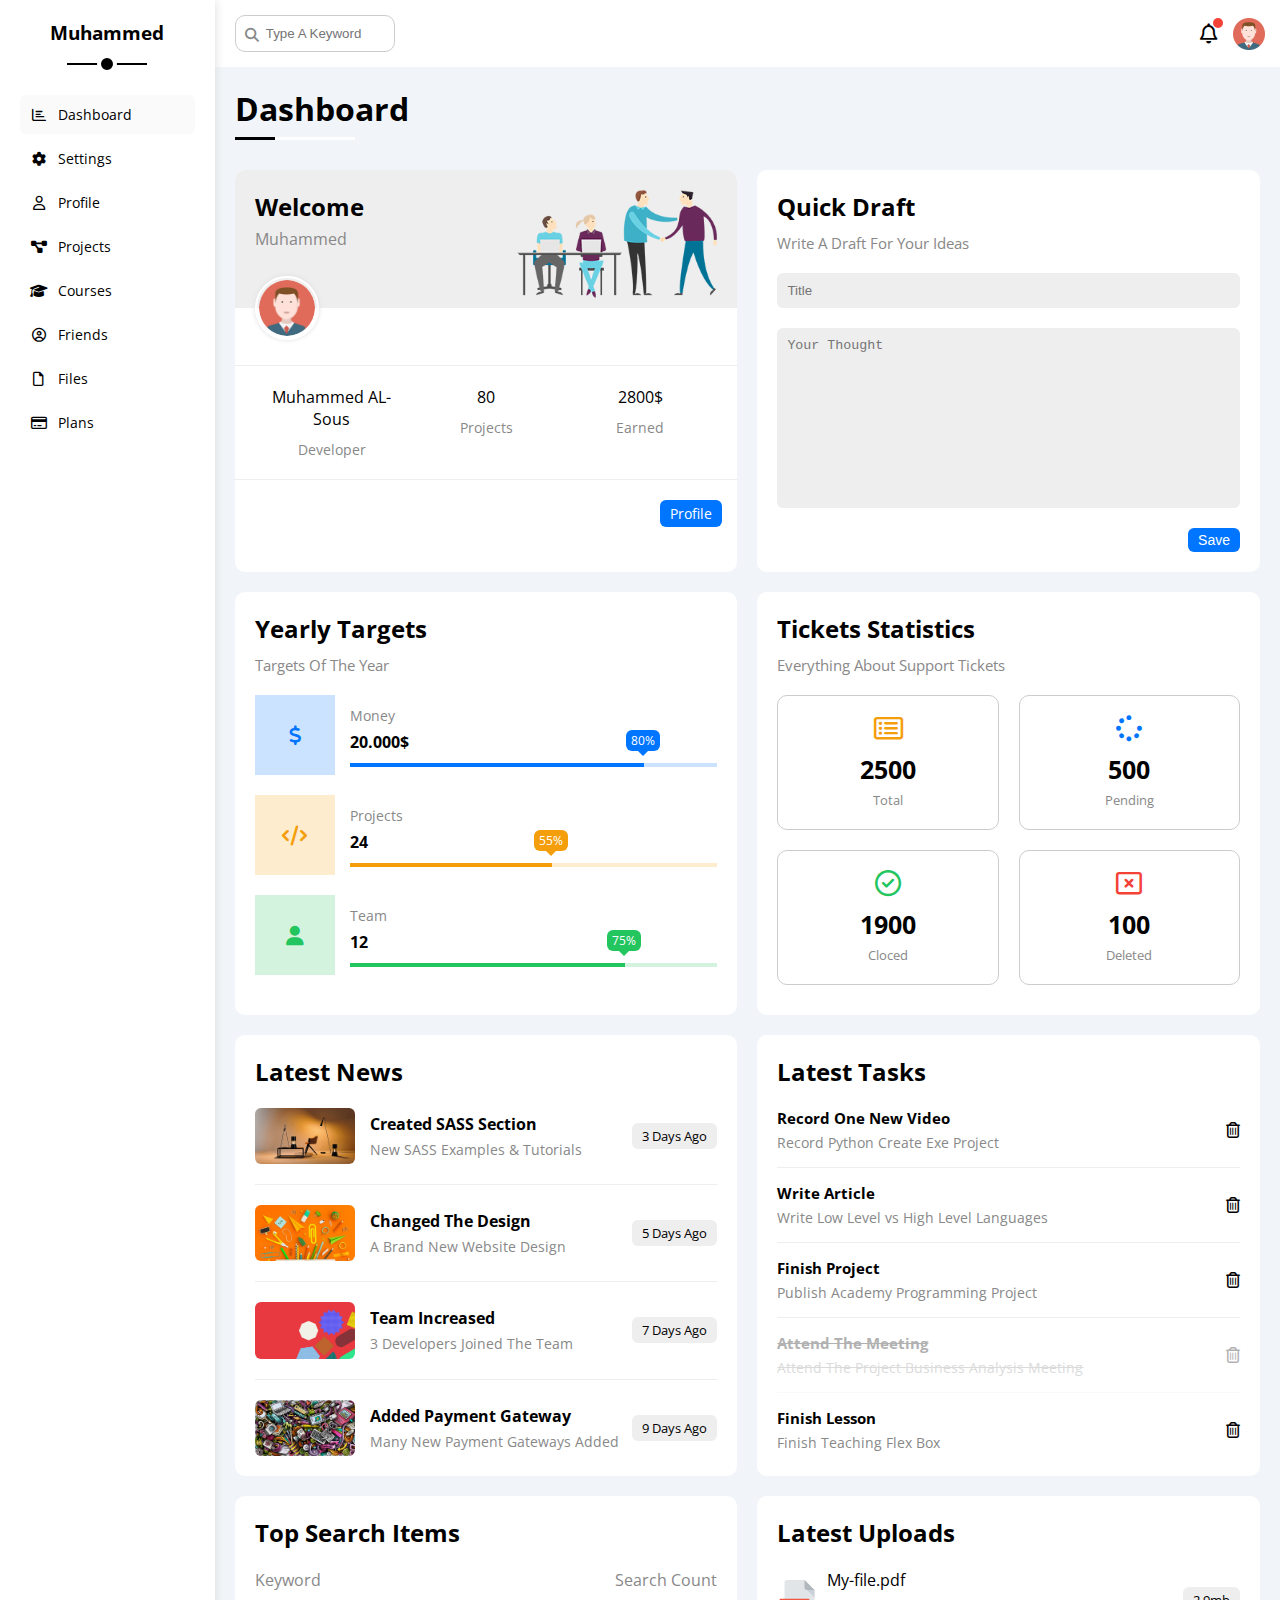
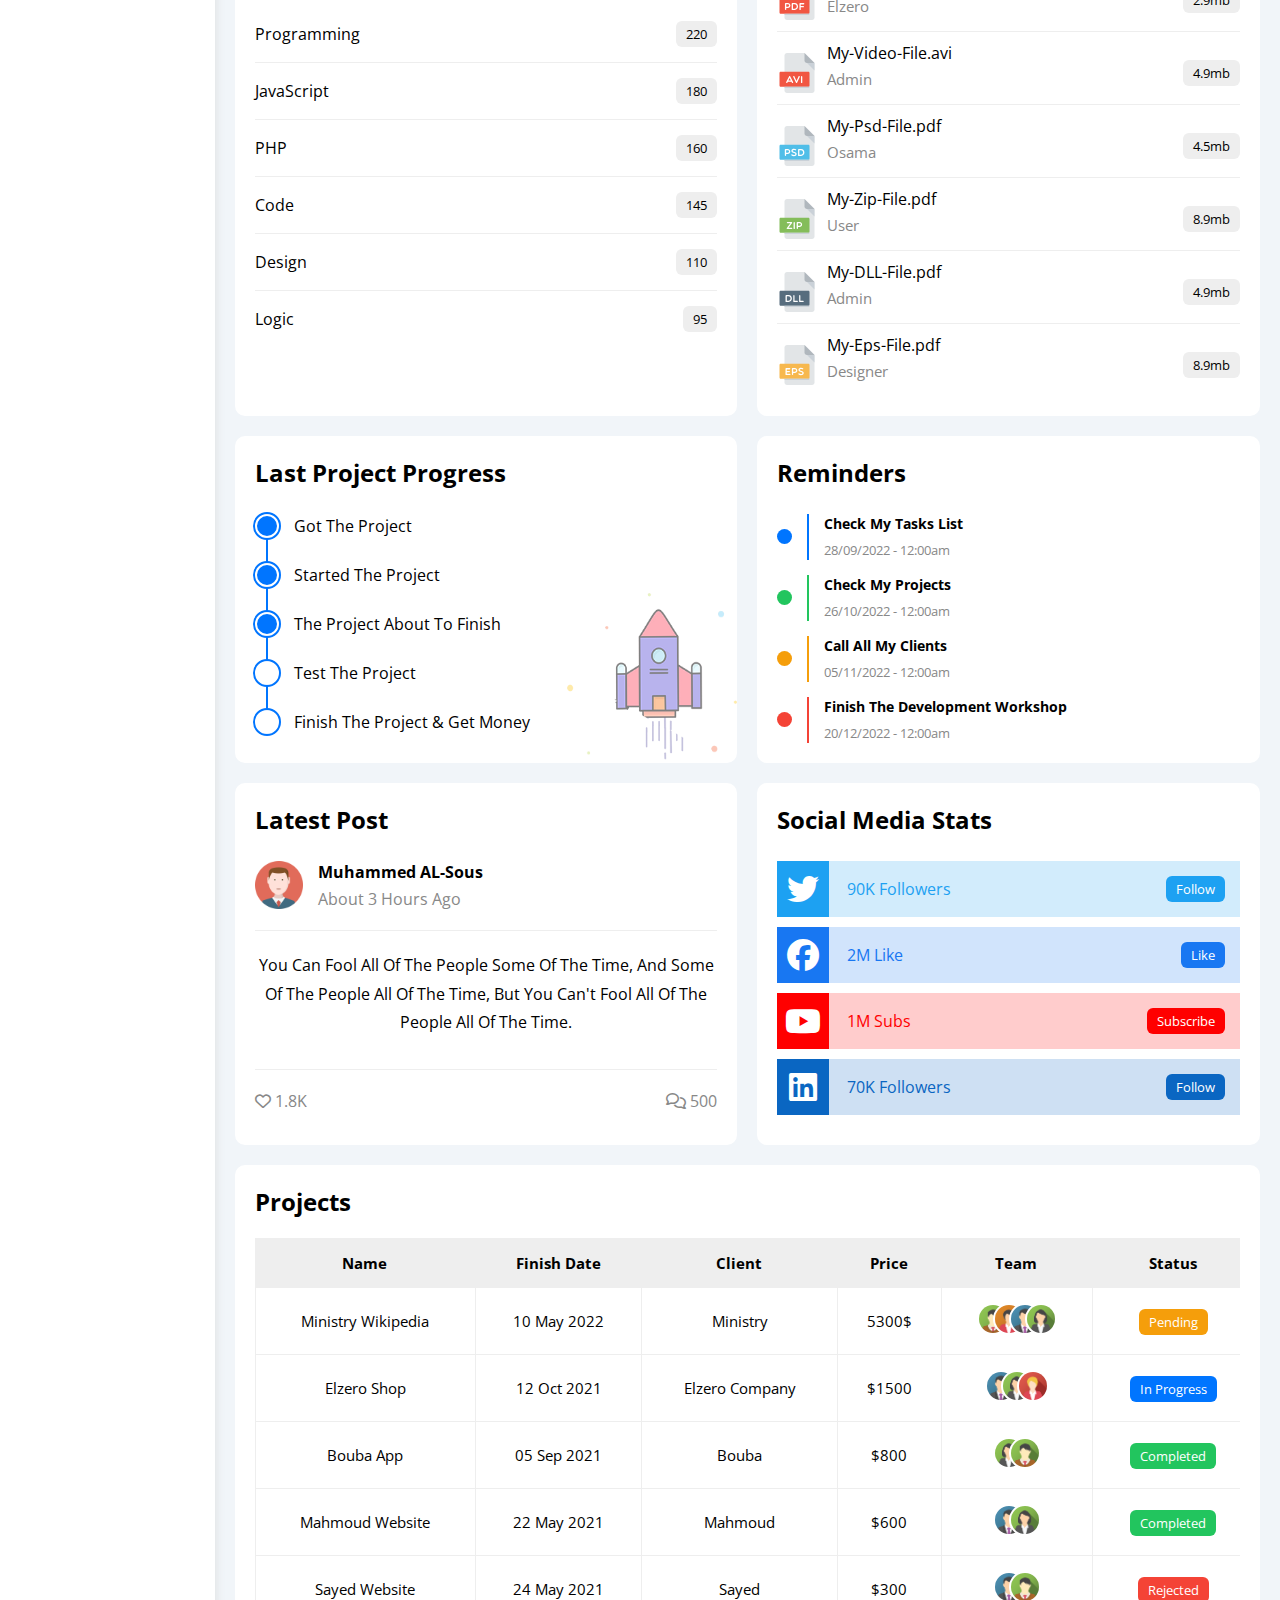
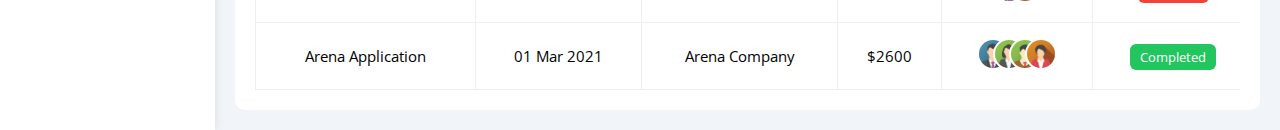
<file: index.html>
<!DOCTYPE html>
<html lang="en">

<head>
    <meta charset="UTF-8">
    <meta name="viewport" content="width=device-width, initial-scale=1.0">
    <title>Dashboard</title>
    <!-- Font Awesome Library -->
    <link rel="stylesheet" href="css/all.min.css">
    <!-- Main Framework File -->
    <link rel="stylesheet" href="css/framework.css">
    <!-- Main Template Css File -->
    <link rel="stylesheet" href="css/master.css">
    <!-- Google Fonts -->
    <link rel="preconnect" href="https://fonts.googleapis.com" />
    <link rel="preconnect" href="https://fonts.gstatic.com" crossorigin />
    <link href="https://fonts.googleapis.com/css2?family=Open+Sans:wght@300;500&#038;display=swap" rel="stylesheet" />
</head>

<body>
    <div class="page d-flex ">
        <div class="sidebar p-20 bg-white p-relative">
            <h3 class="mt-0 text-c p-relative hide-mobile">Muhammed</h3>
            <ul>
                <li>
                    <a class="active p-10 d-flex align-center c-black rad-6 fs-14" href="index.html">
                        <i class="fa-regular fa-chart-bar fa-fw"></i>
                        <span>Dashboard</span>
                    </a>
                </li>
                <li>
                    <a class="d-flex align-center fs-14 c-black rad-6 p-10" href="settings.html">
                        <i class="fa-solid fa-gear fa-fw"></i>
                        <span>Settings</span>
                    </a>
                </li>
                <li>
                    <a class="d-flex align-center fs-14 c-black rad-6 p-10" href="profile.html">
                        <i class="fa-regular fa-user fa-fw"></i>
                        <span>Profile</span>
                    </a>
                </li>
                <li>
                    <a class="d-flex align-center fs-14 c-black rad-6 p-10" href="projects.html">
                        <i class="fa-solid fa-diagram-project fa-fw"></i>
                        <span>Projects</span>
                    </a>
                </li>
                <li>
                    <a class="d-flex align-center fs-14 c-black rad-6 p-10" href="courses.html">
                        <i class="fa-solid fa-graduation-cap fa-fw"></i>
                        <span>Courses</span>
                    </a>
                </li>
                <li>
                    <a class="d-flex align-center fs-14 c-black rad-6 p-10" href="friends.html">
                        <i class="fa-regular fa-circle-user fa-fw"></i>
                        <span>Friends</span>
                    </a>
                </li>
                <li>
                    <a class="d-flex align-center fs-14 c-black rad-6 p-10" href="files.html">
                        <i class="fa-regular fa-file fa-fw"></i>
                        <span>Files</span>
                    </a>
                </li>
                <li>
                    <a class="d-flex align-center fs-14 c-black rad-6 p-10" href="plans.html">
                        <i class="fa-regular fa-credit-card fa-fw"></i>
                        <span>Plans</span>
                    </a>
                </li>
            </ul>
        </div>
        <div class="content w-full">
            <!-- Start Head -->
            <div class="head bg-white p-15 between-flex">
                <div class="search p-relative">
                    <input class="p-10" type="search" placeholder="Type A Keyword">
                </div>
                <div class="icons d-flex align-center">
                    <span class="notification p-relative">
                        <i class="fa-regular fa-bell fa-lg"></i>
                    </span>
                    <img src="images/avatar.png">
                </div>
            </div>
            <!-- End Head -->
            <h1 class="p-relative">Dashboard</h1>
            <div class="wrapper d-grid gap-20">
                <!-- Start Welcome Widget -->
                <div class="welcome bg-white rad-10 text-c-mobile block-mobile">
                    <div class="intro bg-eee p-20 d-flex space-between">
                        <div>
                            <h2 class="m-0">Welcome</h2>
                            <p class="mt-5 c-grey">Muhammed</p>
                        </div>
                        <img src="images/welcome.png" class="hide-mobile">
                    </div>
                    <img src="images/avatar.png" class="avatar">
                    <div class="body d-flex p-20 mt-20 mb-20 block-mobile text-c">
                        <div>Muhammed AL-Sous<span class="c-grey d-block mt-10 fs-14">Developer</span></div>
                        <div>80<span class="c-grey d-block mt-10 fs-14">Projects</span></div>
                        <div>2800$<span class="c-grey d-block mt-10 fs-14">Earned</span></div>
                    </div>
                    <a href="profile.html" class="visit c-white bg-blue d-block w-fit fs-14 btn-shape ">Profile</a>
                </div>
                <!-- End Welcome Widget -->

                <!-- Start Quick Draft Widget -->

                <div class="quick-draft bg-white rad-10 p-20">
                    <h2 class="mt-0 mb-10">Quick Draft</h2>
                    <p class="mt-0 mb-20 c-grey fs-15">Write A Draft For Your Ideas</p>
                    <form>
                        <input class="d-block mb-20 c-grey rad-6 p-10 b-none bg-eee w-full" type="text"
                            placeholder="Title">
                        <textarea class="d-block mb-20 c-grey rad-6 p-10 b-none bg-eee w-full"
                            placeholder="Your Thought"></textarea>
                        <input class="save d-block c-white bg-blue b-none fs-14 w-fit btn-shape " type="submit"
                            value="Save">
                    </form>
                </div>

                <!-- End Quick Draft Widget -->

                <!-- Start Targets -->
                <div class="targets p-20 bg-white rad-10">
                    <h2 class="mt-0 mb-10">Yearly Targets</h2>
                    <p class="mt-0 mb-20 c-grey fs-15">Targets Of The Year</p>
                    <div class="target-row mb-20 center-flex blue">
                        <div class="icon center-flex">
                            <i class="fa-solid fa-dollar-sign fa-lg c-blue"></i>
                        </div>
                        <div class="details">
                            <span class="c-grey fs-14">Money</span>
                            <span class="d-block mt-5 mb-10 fw-bold">20.000$</span>
                            <div class="progress p-relative">
                                <span class="bg-blue blue" style="width: 80%;">
                                    <span class="bg-blue">80%</span>
                                </span>
                            </div>
                        </div>
                    </div>
                    <div class="target-row mb-20 center-flex orange">
                        <div class="icon center-flex">
                            <i class="fa-solid fa-code fa-lg c-orange"></i>
                        </div>
                        <div class="details">
                            <span class="c-grey fs-14">Projects</span>
                            <span class="d-block mt-5 mb-10 fw-bold">24</span>
                            <div class="progress p-relative">
                                <span class="bg-orange orange" style="width: 55%;">
                                    <span class="bg-orange">55%</span>
                                </span>
                            </div>
                        </div>
                    </div>
                    <div class="target-row mb-20 center-flex green">
                        <div class="icon center-flex">
                            <i class="fa-solid fa-user fa-lg c-green"></i>
                        </div>
                        <div class="details">
                            <span class="c-grey fs-14">Team</span>
                            <span class="d-block mt-5 mb-10 fw-bold">12</span>
                            <div class="progress p-relative">
                                <span class="bg-green green" style="width: 75%;">
                                    <span class="bg-green">75%</span>
                                </span>
                            </div>
                        </div>
                    </div>
                </div>
                <!-- End Targets -->

                <!-- Start Tickets -->
                <div class="tickets p-20 rad-10 bg-white">
                    <h2 class="mt-0 mb-10 ">Tickets Statistics</h2>
                    <p class="mt-0 mb-20 c-grey fs-15">Everything About Support Tickets</p>
                    <div class="d-flex f-wrap text-c gap-20">
                        <div class="box fs-13 c-grey p-20 rad-10">
                            <i class="fa-regular fa-rectangle-list fa-2x mb-10 c-orange"></i>
                            <span class="fs-25 fw-bold mb-5 d-block c-black">2500</span>
                            Total
                        </div>
                        <div class="box fs-13 c-grey p-20 rad-10">
                            <i class="fa-solid fa-spinner fa-2x mb-10 c-blue"></i>
                            <span class="fs-25 fw-bold mb-5 d-block c-black">500</span>
                            Pending
                        </div>
                        <div class="box fs-13 c-grey p-20 rad-10">
                            <i class="fa-regular fa-circle-check fa-2x mb-10 c-green"></i>
                            <span class="fs-25 fw-bold mb-5 d-block c-black">1900</span>
                            Cloced
                        </div>
                        <div class="box fs-13 c-grey p-20 rad-10">
                            <i class="fa-regular fa-rectangle-xmark fa-2x mb-10 c-red"></i>
                            <span class="fs-25 fw-bold mb-5 d-block c-black">100</span>
                            Deleted
                        </div>
                    </div>
                </div>

                <!-- End Tickets -->

                <!-- Start Latest News -->
                <div class="latest-news bg-white p-20 rad-10 text-c-mobile">
                    <h2 class="mt-0 mb-20">Latest News</h2>
                    <div class="news-row d-flex align-center mb-20 pb-20">
                        <img src="images/news-01.png" class="w-100 mr-15 rad-6">
                        <div class="info f-grow">
                            <h3 class="fs-16 mt-0 mb-5">Created SASS Section</h3>
                            <p class="c-grey fs-14 m-0">New SASS Examples & Tutorials</p>
                        </div>
                        <div class="label bg-eee fs-13 btn-shape">3 Days Ago</div>
                    </div>
                    <div class="news-row d-flex align-center mb-20 pb-20">
                        <img src="images/news-02.png" class="w-100 mr-15 rad-6">
                        <div class="info f-grow">
                            <h3 class="fs-16 mt-0 mb-5">Changed The Design</h3>
                            <p class="c-grey fs-14 m-0">A Brand New Website Design</p>
                        </div>
                        <div class="label bg-eee fs-13 btn-shape">5 Days Ago</div>
                    </div>
                    <div class="news-row d-flex align-center mb-20 pb-20">
                        <img src="images/news-03.png" class="w-100 mr-15 rad-6">
                        <div class="info f-grow">
                            <h3 class="fs-16 mt-0 mb-5">Team Increased</h3>
                            <p class="c-grey fs-14 m-0">3 Developers Joined The Team</p>
                        </div>
                        <div class="label bg-eee fs-13 btn-shape">7 Days Ago</div>
                    </div>
                    <div class="news-row d-flex align-center">
                        <img src="images/news-04.png" class="w-100 mr-15 rad-6">
                        <div class="info f-grow">
                            <h3 class="fs-16 mt-0 mb-5">Added Payment Gateway</h3>
                            <p class="c-grey fs-14 m-0">Many New Payment Gateways Added</p>
                        </div>
                        <div class="label bg-eee fs-13 btn-shape">9 Days Ago</div>
                    </div>
                </div>
                <!-- End Latest News -->

                <!-- Start Latest Tasks -->
                <div class="latest-tasks p-20 rad-10 bg-white">
                    <h2 class="mt-0 mb-20">Latest Tasks</h2>
                    <div class="task-row between-flex pb-15 mb-15">
                        <div class="info f-grow">
                            <h3 class="mt-0 mb-5 fs-15">Record One New Video</h3>
                            <p class="m-0 c-grey fs-14">Record Python Create Exe Project</p>
                        </div>
                        <i class="fa-regular fa-trash-can delete"></i>
                    </div>
                    <div class="task-row between-flex pb-15 mb-15">
                        <div class="info f-grow">
                            <h3 class="mt-0 mb-5 fs-15">Write Article</h3>
                            <p class="m-0 c-grey fs-14">Write Low Level vs High Level Languages</p>
                        </div>
                        <i class="fa-regular fa-trash-can delete"></i>
                    </div>
                    <div class="task-row between-flex pb-15 mb-15">
                        <div class="info f-grow">
                            <h3 class="mt-0 mb-5 fs-15">Finish Project</h3>
                            <p class="m-0 c-grey fs-14">Publish Academy Programming Project</p>
                        </div>
                        <i class="fa-regular fa-trash-can delete"></i>
                    </div>
                    <div class="task-row between-flex done pb-15 mb-15">
                        <div class="info f-grow">
                            <h3 class="mt-0 mb-5 fs-15">Attend The Meeting</h3>
                            <p class="m-0 c-grey fs-14">Attend The Project Business Analysis Meeting</p>
                        </div>
                        <i class="fa-regular fa-trash-can delete"></i>
                    </div>
                    <div class="task-row between-flex">
                        <div class="info f-grow">
                            <h3 class="mt-0 mb-5 fs-15">Finish Lesson</h3>
                            <p class="m-0 c-grey fs-14">Finish Teaching Flex Box</p>
                        </div>
                        <i class="fa-regular fa-trash-can delete"></i>
                    </div>
                </div>

                <!-- End Latest Tasks -->

                <!-- Start Top Search  -->
                <div class="search-items p-20 rad-10 bg-white">
                    <h2 class="mt-0 mb-20">Top Search Items</h2>
                    <div class="items-head c-grey mb-15 between-flex">
                        <div>Keyword</div>
                        <div>Search Count</div>
                    </div>
                    <div class="items pb-15 pt-15 between-flex">
                        <span>Programming</span>
                        <span class="btn-shape bg-eee fs-13">220</span>
                    </div>
                    <div class="items pb-15 pt-15 between-flex">
                        <span>JavaScript</span>
                        <span class="btn-shape bg-eee fs-13">180</span>
                    </div>
                    <div class="items pb-15 pt-15 between-flex">
                        <span>PHP</span>
                        <span class="btn-shape bg-eee fs-13">160</span>
                    </div>
                    <div class="items pb-15 pt-15 between-flex">
                        <span>Code</span>
                        <span class="btn-shape bg-eee fs-13">145</span>
                    </div>
                    <div class="items pb-15 pt-15 between-flex">
                        <span>Design</span>
                        <span class="btn-shape bg-eee fs-13">110</span>
                    </div>
                    <div class="items pb-15 pt-15 between-flex">
                        <span>Logic</span>
                        <span class="btn-shape bg-eee fs-13">95</span>
                    </div>
                </div>

                <!-- End Top Search  -->

                <!-- Start Latest Uploads -->
                <div class="Latest-uploads bg-white p-20 rad-10">
                    <h2 class="mt-0 mb-20">Latest Uploads</h2>
                    <div class="latest-items d-flex align-center">
                        <img src="images/pdf.svg">
                        <div class="info f-grow">
                            <h3 class="m-0 fs-16 fw-normal">My-file.pdf</h3>
                            <p class="mt-5 c-grey fs-15">Elzero</p>
                        </div>
                        <div class="label bg-eee btn-shape fs-13">2.9mb</div>
                    </div>
                    <div class="latest-items d-flex align-center">
                        <img src="images/avi.svg">
                        <div class="info f-grow">
                            <h3 class="m-0 fs-16 fw-normal">My-Video-File.avi</h3>
                            <p class="mt-5 c-grey fs-15">Admin</p>
                        </div>
                        <div class="label bg-eee btn-shape fs-13">4.9mb</div>
                    </div>
                    <div class="latest-items d-flex align-center">
                        <img src="images/psd.svg">
                        <div class="info f-grow">
                            <h3 class="m-0 fs-16 fw-normal">My-Psd-File.pdf</h3>
                            <p class="mt-5 c-grey fs-15">Osama</p>
                        </div>
                        <div class="label bg-eee btn-shape fs-13">4.5mb</div>
                    </div>
                    <div class="latest-items d-flex align-center">
                        <img src="images/zip.svg">
                        <div class="info f-grow">
                            <h3 class="m-0 fs-16 fw-normal">My-Zip-File.pdf</h3>
                            <p class="mt-5 c-grey fs-15">User</p>
                        </div>
                        <div class="label bg-eee btn-shape fs-13">8.9mb</div>
                    </div>
                    <div class="latest-items d-flex align-center">
                        <img src="images/dll.svg">
                        <div class="info f-grow">
                            <h3 class="m-0 fs-16 fw-normal">My-DLL-File.pdf</h3>
                            <p class="mt-5 c-grey fs-15">Admin</p>
                        </div>
                        <div class="label bg-eee btn-shape fs-13">4.9mb</div>
                    </div>
                    <div class="latest-items d-flex align-center">
                        <img src="images/eps.svg">
                        <div class="info f-grow">
                            <h3 class="m-0 fs-16 fw-normal">My-Eps-File.pdf</h3>
                            <p class="mt-5 c-grey fs-15">Designer</p>
                        </div>
                        <div class="label bg-eee btn-shape fs-13">8.9mb</div>
                    </div>
                </div>

                <!-- End Latest Uploads -->

                <!-- Start Last Project  -->
                <div class="Last-Project p-20 bg-white rad-10 p-relative">
                    <h2 class="mt-0 mb-20">Last Project Progress</h2>
                    <ul class=" m-0 p-relative">
                        <li class="d-flex align-center mt-25 done">Got The Project</li>
                        <li class="d-flex align-center mt-25 done">Started The Project</li>
                        <li class="d-flex align-center mt-25 done">The Project About To Finish</li>
                        <li class="d-flex align-center mt-25 current">Test The Project</li>
                        <li class="d-flex align-center mt-25">Finish The Project & Get Money</li>
                    </ul>
                    <img src="images/project.png">
                </div>

                <!-- End Last Project  -->

                <!-- Start Reminders Widget -->
                <div class="reminders bg-white p-20 rad-10">
                    <h2 class="mt-0 mb-25">Reminders</h2>
                    <ul class="m-0">
                        <li class="d-flex align-center mt-15">
                            <span class="key d-block mr-15 bg-blue rad-half"></span>
                            <div class="pl-15 blue">
                                <p class="fs-14 mt-0 mb-5 fw-bold">Check My Tasks List</p>
                                <span class="fs-13 c-grey">28/09/2022 - 12:00am</span>
                            </div>
                        </li>
                        <li class="d-flex align-center mt-15">
                            <span class="key d-block mr-15 bg-green rad-half"></span>
                            <div class="pl-15 green">
                                <p class="fs-14 mt-0 mb-5 fw-bold">Check My Projects</p>
                                <span class="fs-13 c-grey">26/10/2022 - 12:00am</span>
                            </div>
                        </li>
                        <li class="d-flex align-center mt-15">
                            <span class="key d-block mr-15 bg-orange rad-half"></span>
                            <div class="pl-15 orange">
                                <p class="fs-14 mt-0 mb-5 fw-bold">Call All My Clients</p>
                                <span class="fs-13 c-grey">05/11/2022 - 12:00am</span>
                            </div>
                        </li>
                        <li class="d-flex align-center mt-15">
                            <span class="key d-block mr-15 bg-red rad-half"></span>
                            <div class="pl-15 red">
                                <p class="fs-14 mt-0 mb-5 fw-bold">Finish The Development Workshop</p>
                                <span class="fs-13 c-grey">20/12/2022 - 12:00am</span>
                            </div>
                        </li>
                    </ul>
                </div>

                <!-- End Reminders Widget -->

                <!-- Start Latest Post -->
                <div class="latest-post p-20 rad-10 bg-white">
                    <h2 class="mt-0 mb-25">Latest Post</h2>
                    <div class="top d-flex align-center">
                        <img src="images/avatar.png" class="avatar">
                        <div class="info">
                            <span class="d-block fw-bold mb-5">Muhammed AL-Sous</span>
                            <span class="c-grey">About 3 Hours Ago</span>
                        </div>
                    </div>
                    <div class="post-content mt-20 mb-20 pt-20 pb-20 text-c">
                        You can fool all of the people some of the time, and some of the people all of the time, but you
                        can't
                        fool all of the people all of the time.
                    </div>
                    <div class="post-stats between-flex c-grey">
                        <div>
                            <i class="fa-regular fa-heart"></i>
                            <span>1.8K</span>
                        </div>
                        <div>
                            <i class="fa-regular fa-comments"></i>
                            <span>500</span>
                        </div>
                    </div>
                </div>

                <!-- End Latest Post -->

                <!-- Start Social Media -->
                <div class="social-media p-20 rad-10 bg-white">
                    <h2 class="mt-0 mb-25">Social Media Stats </h2>
                    <div class="box twitter between-flex p-15 mb-10 p-relative">
                        <i class="fa-brands fa-twitter fa-2x c-white h-full center-flex"></i>
                        <span>90K Followers</span>
                        <a class="c-white btn-shape fs-13" href="#">Follow</a>
                    </div>
                    <div class="box facebook  between-flex p-15 mb-10 p-relative">
                        <i class="fa-brands fa-facebook fa-2x c-white h-full center-flex"></i>
                        <span>2M Like</span>
                        <a class="c-white btn-shape fs-13" href="#">Like</a>
                    </div>
                    <div class="box youtube p-15 mb-10 p-relative between-flex">
                        <i class="fa-brands fa-youtube fa-2x c-white h-full center-flex"></i>
                        <span>1M Subs</span>
                        <a class="btn-shape c-white fs-13" href="#">Subscribe</a>
                    </div>
                    <div class="box linkedin p-15 mb-10 p-relative between-flex">
                        <i class="fa-brands fa-linkedin fa-2x c-white h-full center-flex"></i>
                        <span>70K Followers</span>
                        <a class="btn-shape c-white fs-13" href="#">Follow</a>
                    </div>
                </div>

                <!-- End Social Media -->


            </div>
            <!-- Start Projects Table -->
            <div class="projects bg-white p-20 rad-10 m-20">
                <h2 class="mt-0 mb-20">Projects</h2>
                <div class="responsive-table">
                    <table class="fs-15 w-full">
                        <thead>
                            <tr>
                                <td> Name</td>
                                <td>Finish Date</td>
                                <td>Client</td>
                                <td>Price</td>
                                <td>Team</td>
                                <td>Status</td>
                            </tr>
                        </thead>
                        <tbody>
                            <tr>
                                <td>Ministry Wikipedia</td>
                                <td>10 May 2022</td>
                                <td>Ministry</td>
                                <td>5300$</td>
                                <td>
                                    <img src="images/team-03.png" alt="">
                                    <img src="images/team-04.png" alt="">
                                    <img src="images/team-01.png" alt="">
                                    <img src="images/team-02.png" alt="">
                                </td>
                                <td>
                                    <span class="label btn-shape bg-orange c-white">Pending</span>
                                </td>
                            </tr>
                            <tr>
                                <td>Elzero Shop</td>
                                <td>12 Oct 2021</td>
                                <td>Elzero Company</td>
                                <td>$1500</td>
                                <td>
                                    <img decoding="async" src="images/team-01.png" alt="" />
                                    <img decoding="async" src="images/team-02.png" alt="" />
                                    <img decoding="async" src="images/team-05.png" alt="" />
                                </td>
                                <td><span class="label btn-shape bg-blue c-white">In Progress</span></td>
                            </tr>
                            <tr>
                                <td>Bouba App</td>
                                <td>05 Sep 2021</td>
                                <td>Bouba</td>
                                <td>$800</td>
                                <td>
                                    <img decoding="async" src="images/team-02.png" alt="" />
                                    <img decoding="async" src="images/team-03.png" alt="" />
                                </td>
                                <td><span class="label btn-shape bg-green c-white">Completed</span></td>
                            </tr>
                            <tr>
                                <td>Mahmoud Website</td>
                                <td>22 May 2021</td>
                                <td>Mahmoud</td>
                                <td>$600</td>
                                <td>
                                    <img decoding="async" src="images/team-01.png" alt="" />
                                    <img decoding="async" src="images/team-02.png" alt="" />
                                </td>
                                <td><span class="label btn-shape bg-green c-white">Completed</span></td>
                            </tr>
                            <tr>
                                <td>Sayed Website</td>
                                <td>24 May 2021</td>
                                <td>Sayed</td>
                                <td>$300</td>
                                <td>
                                    <img decoding="async" src="images/team-01.png" alt="" />
                                    <img decoding="async" src="images/team-03.png" alt="" />
                                </td>
                                <td><span class="label btn-shape bg-red c-white">Rejected</span></td>
                            </tr>
                            <tr>
                                <td>Arena Application</td>
                                <td>01 Mar 2021</td>
                                <td>Arena Company</td>
                                <td>$2600</td>
                                <td>
                                    <img decoding="async" src="images/team-01.png" alt="" />
                                    <img decoding="async" src="images/team-02.png" alt="" />
                                    <img decoding="async" src="images/team-03.png" alt="" />
                                    <img decoding="async" src="images/team-04.png" alt="" />
                                </td>
                                <td><span class="label btn-shape bg-green c-white">Completed</span></td>

                            </tr>
                        </tbody>
                    </table>
                </div>
            </div>

            <!-- End Projects Table -->
        </div>
    </div>
</body>

</html>
</file>
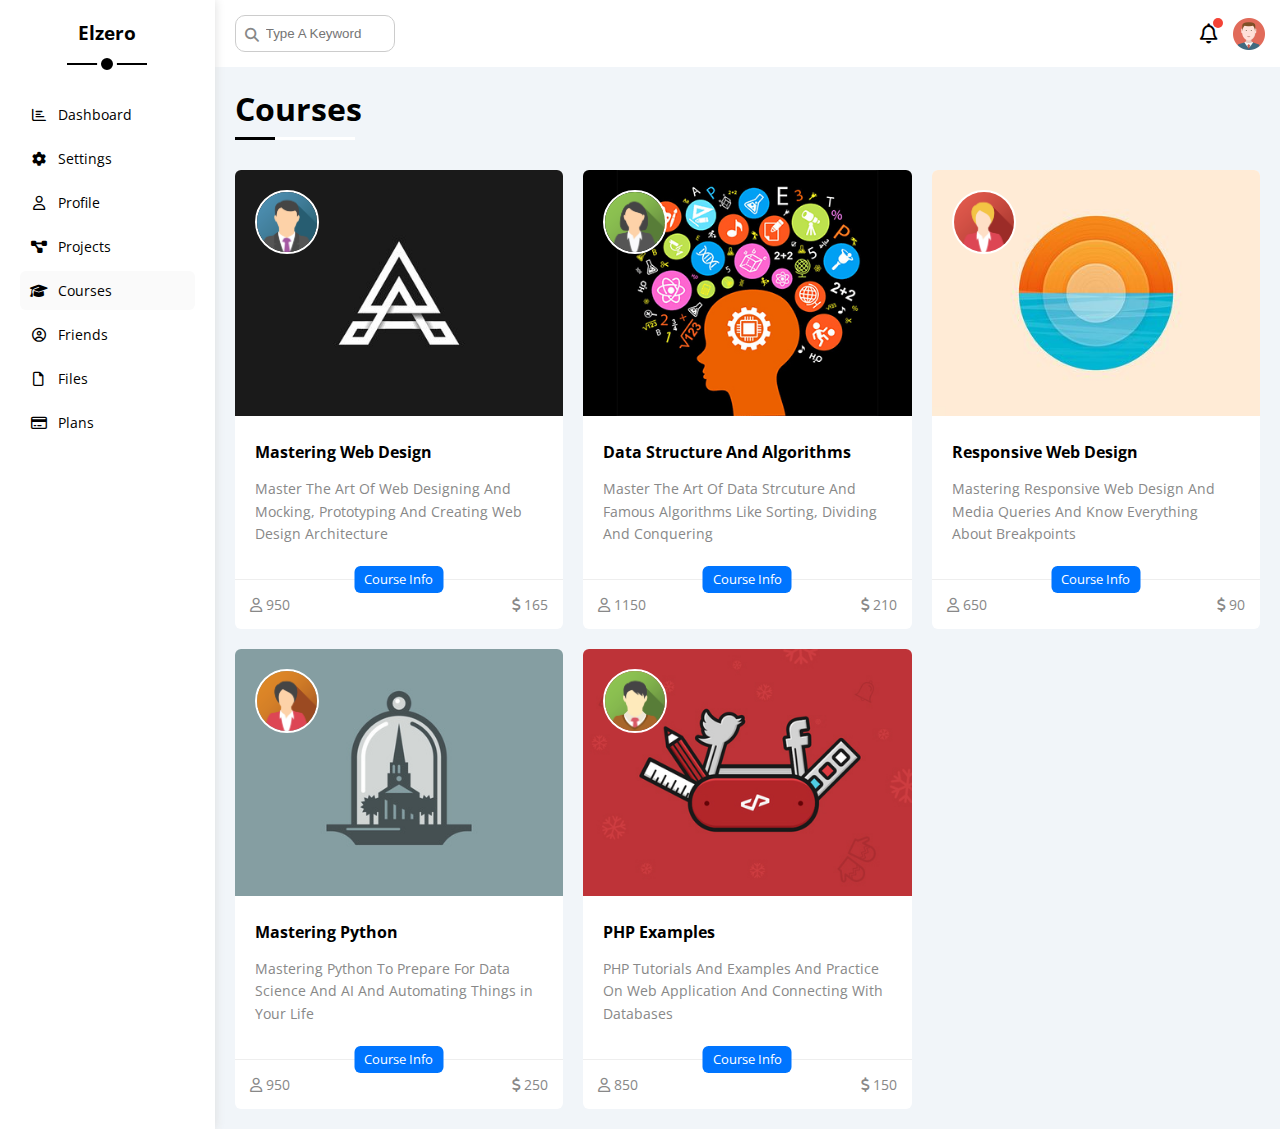
<file: Courses.html>
<!DOCTYPE html>
<html lang="en">

<head>
    <meta charset="UTF-8">
    <meta name="viewport" content="width=device-width, initial-scale=1.0">
    <title>Courses</title>
    <!-- Font Awesome Library -->
    <link rel="stylesheet" href="css/all.min.css">
    <!-- Main Framework File -->
    <link rel="stylesheet" href="css/framework.css">
    <!-- Main Template Css File -->
    <link rel="stylesheet" href="css/master.css">
    <!-- Google Fonts -->
    <link rel="preconnect" href="https://fonts.googleapis.com" />
    <link rel="preconnect" href="https://fonts.gstatic.com" crossorigin />
    <link href="https://fonts.googleapis.com/css2?family=Open+Sans:wght@300;500&#038;display=swap" rel="stylesheet" />
</head>

<body>
    <div class="page d-flex ">
        <div class="sidebar p-20 bg-white p-relative">
            <h3 class="mt-0 text-c p-relative">Elzero</h3>
            <ul>
                <li>
                    <a class="p-10 d-flex align-center c-black rad-6 fs-14" href="index.html">
                        <i class="fa-regular fa-chart-bar fa-fw"></i>
                        <span>Dashboard</span>
                    </a>
                </li>
                <li>
                    <a class="d-flex align-center fs-14 c-black rad-6 p-10" href="settings.html">
                        <i class="fa-solid fa-gear fa-fw"></i>
                        <span>Settings</span>
                    </a>
                </li>
                <li>
                    <a class="d-flex align-center fs-14 c-black rad-6 p-10" href="profile.html">
                        <i class="fa-regular fa-user fa-fw"></i>
                        <span>Profile</span>
                    </a>
                </li>
                <li>
                    <a class="d-flex align-center fs-14 c-black rad-6 p-10" href="projects.html">
                        <i class="fa-solid fa-diagram-project fa-fw"></i>
                        <span>Projects</span>
                    </a>
                </li>
                <li>
                    <a class="active d-flex align-center fs-14 c-black rad-6 p-10" href="courses.html">
                        <i class="fa-solid fa-graduation-cap fa-fw"></i>
                        <span>Courses</span>
                    </a>
                </li>
                <li>
                    <a class="d-flex align-center fs-14 c-black rad-6 p-10" href="friends.html">
                        <i class="fa-regular fa-circle-user fa-fw"></i>
                        <span>Friends</span>
                    </a>
                </li>
                <li>
                    <a class="d-flex align-center fs-14 c-black rad-6 p-10" href="files.html">
                        <i class="fa-regular fa-file fa-fw"></i>
                        <span>Files</span>
                    </a>
                </li>
                <li>
                    <a class="d-flex align-center fs-14 c-black rad-6 p-10" href="plans.html">
                        <i class="fa-regular fa-credit-card fa-fw"></i>
                        <span>Plans</span>
                    </a>
                </li>
            </ul>
        </div>
        <div class="content w-full">
            <!-- Start Head -->
            <div class="head bg-white p-15 between-flex">
                <div class="search p-relative">
                    <input class="p-10" type="search" placeholder="Type A Keyword">
                </div>
                <div class="icons d-flex align-center">
                    <span class="notification p-relative">
                        <i class="fa-regular fa-bell fa-lg"></i>
                    </span>
                    <img src="images/avatar.png">
                </div>
            </div>
            <!-- End Head -->
            <h1 class="p-relative">Courses</h1>
            <div class="courses-page d-grid m-20 gap-20">
                <div class="course bg-white rad-6 p-relative">
                    <img src="images/course-01.jpg" class="cover">
                    <img src="images/team-01.png" class="instructor">
                    <div class="p-20">
                        <h4 class="m-0">Mastering Web Design</h4>
                        <p class="description c-grey fs-14 mt-15">Master The Art Of Web Designing And Mocking,
                            Prototyping And
                            Creating Web
                            Design Architecture</p>
                    </div>
                    <div class="info between-flex p-relative p-15 fs-14">
                        <span class="title btn-shape bg-blue c-white fs-13">Course Info</span>
                        <span class="c-grey">
                            <i class="fa-regular fa-user"></i>
                            950
                        </span>
                        <span class="c-grey">
                            <i class="fa-solid fa-dollar-sign"></i>
                            165
                        </span>
                    </div>

                </div>
                <div class="course bg-white rad-6 p-relative">
                    <img src="images/course-02.jpg" class="cover">
                    <img src="images/team-02.png" class="instructor">
                    <div class="p-20">
                        <h4 class="m-0">Data Structure And Algorithms</h4>
                        <p class="description c-grey fs-14 mt-15">Master The Art Of Data Strcuture And Famous Algorithms
                            Like Sorting, Dividing And Conquering</p>
                    </div>
                    <div class="info between-flex p-relative p-15 fs-14">
                        <span class="title btn-shape bg-blue c-white fs-13">Course Info</span>
                        <span class="c-grey">
                            <i class="fa-regular fa-user"></i>
                            1150
                        </span>
                        <span class="c-grey">
                            <i class="fa-solid fa-dollar-sign"></i>
                            210
                        </span>
                    </div>

                </div>
                <div class="course bg-white rad-6 p-relative">
                    <img src="images/course-03.jpg" class="cover">
                    <img src="images/team-05.png" class="instructor">
                    <div class="p-20">
                        <h4 class="m-0">Responsive Web Design</h4>
                        <p class="description c-grey fs-14 mt-15">Mastering Responsive Web Design And Media Queries And
                            Know Everything About Breakpoints</p>
                    </div>
                    <div class="info between-flex p-relative p-15 fs-14">
                        <span class="title btn-shape bg-blue c-white fs-13">Course Info</span>
                        <span class="c-grey">
                            <i class="fa-regular fa-user"></i>
                            650
                        </span>
                        <span class="c-grey">
                            <i class="fa-solid fa-dollar-sign"></i>
                            90
                        </span>
                    </div>

                </div>
                <div class="course bg-white rad-6 p-relative">
                    <img src="images/course-04.jpg" class="cover">
                    <img src="images/team-04.png" class="instructor">
                    <div class="p-20">
                        <h4 class="m-0">Mastering Python</h4>
                        <p class="description c-grey fs-14 mt-15">Mastering Python To Prepare For Data Science And AI
                            And Automating Things in Your Life</p>
                    </div>
                    <div class="info between-flex p-relative p-15 fs-14">
                        <span class="title btn-shape bg-blue c-white fs-13">Course Info</span>
                        <span class="c-grey">
                            <i class="fa-regular fa-user"></i>
                            950
                        </span>
                        <span class="c-grey">
                            <i class="fa-solid fa-dollar-sign"></i>
                            250
                        </span>
                    </div>

                </div>
                <div class="course bg-white rad-6 p-relative">
                    <img src="images/course-05.jpg" class="cover">
                    <img src="images/team-03.png" class="instructor">
                    <div class="p-20">
                        <h4 class="m-0">PHP Examples</h4>
                        <p class="description c-grey fs-14 mt-15">PHP Tutorials And Examples And Practice On Web
                            Application And Connecting With Databases</p>
                    </div>
                    <div class="info between-flex p-relative p-15 fs-14">
                        <span class="title btn-shape bg-blue c-white fs-13">Course Info</span>
                        <span class="c-grey">
                            <i class="fa-regular fa-user"></i>
                            850
                        </span>
                        <span class="c-grey">
                            <i class="fa-solid fa-dollar-sign"></i>
                            150
                        </span>
                    </div>
                </div>
            </div>
        </div>
</body>

</html>
</file>
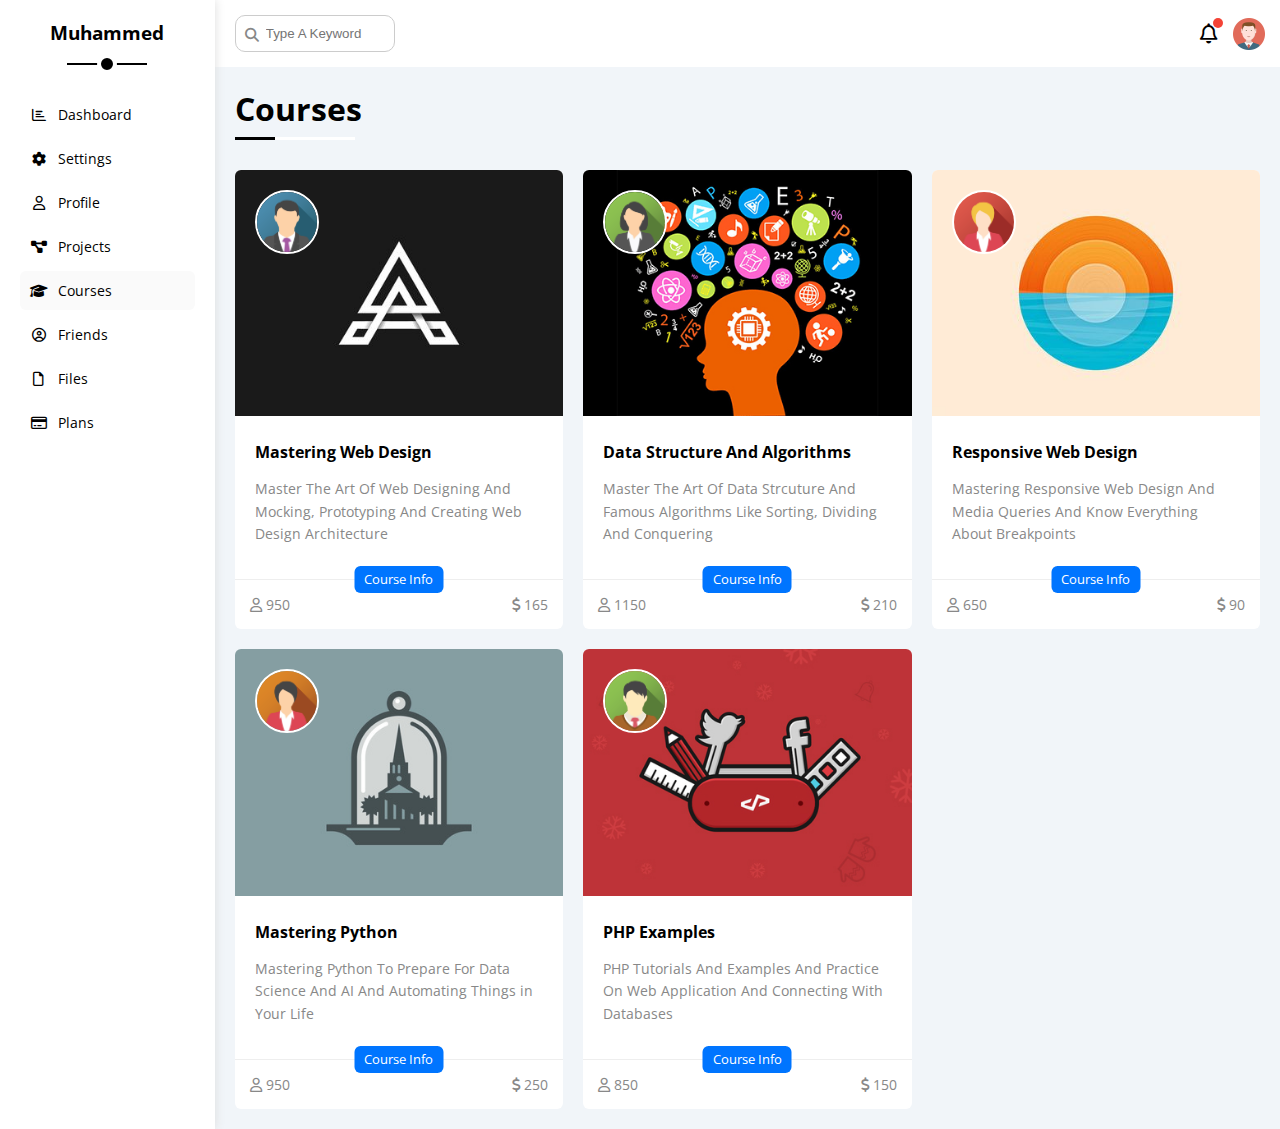
<file: courses.html>
<!DOCTYPE html>
<html lang="en">

<head>
    <meta charset="UTF-8">
    <meta name="viewport" content="width=device-width, initial-scale=1.0">
    <title>Courses</title>
    <!-- Font Awesome Library -->
    <link rel="stylesheet" href="css/all.min.css">
    <!-- Main Framework File -->
    <link rel="stylesheet" href="css/framework.css">
    <!-- Main Template Css File -->
    <link rel="stylesheet" href="css/master.css">
    <!-- Google Fonts -->
    <link rel="preconnect" href="https://fonts.googleapis.com" />
    <link rel="preconnect" href="https://fonts.gstatic.com" crossorigin />
    <link href="https://fonts.googleapis.com/css2?family=Open+Sans:wght@300;500&#038;display=swap" rel="stylesheet" />
</head>

<body>
    <div class="page d-flex ">
        <div class="sidebar p-20 bg-white p-relative">
            <h3 class="mt-0 text-c p-relative hide-mobile">Muhammed</h3>
            <ul>
                <li>
                    <a class="p-10 d-flex align-center c-black rad-6 fs-14" href="index.html">
                        <i class="fa-regular fa-chart-bar fa-fw"></i>
                        <span>Dashboard</span>
                    </a>
                </li>
                <li>
                    <a class="d-flex align-center fs-14 c-black rad-6 p-10" href="settings.html">
                        <i class="fa-solid fa-gear fa-fw"></i>
                        <span>Settings</span>
                    </a>
                </li>
                <li>
                    <a class="d-flex align-center fs-14 c-black rad-6 p-10" href="profile.html">
                        <i class="fa-regular fa-user fa-fw"></i>
                        <span>Profile</span>
                    </a>
                </li>
                <li>
                    <a class="d-flex align-center fs-14 c-black rad-6 p-10" href="projects.html">
                        <i class="fa-solid fa-diagram-project fa-fw"></i>
                        <span>Projects</span>
                    </a>
                </li>
                <li>
                    <a class="active d-flex align-center fs-14 c-black rad-6 p-10" href="courses.html">
                        <i class="fa-solid fa-graduation-cap fa-fw"></i>
                        <span>Courses</span>
                    </a>
                </li>
                <li>
                    <a class="d-flex align-center fs-14 c-black rad-6 p-10" href="friends.html">
                        <i class="fa-regular fa-circle-user fa-fw"></i>
                        <span>Friends</span>
                    </a>
                </li>
                <li>
                    <a class="d-flex align-center fs-14 c-black rad-6 p-10" href="files.html">
                        <i class="fa-regular fa-file fa-fw"></i>
                        <span>Files</span>
                    </a>
                </li>
                <li>
                    <a class="d-flex align-center fs-14 c-black rad-6 p-10" href="plans.html">
                        <i class="fa-regular fa-credit-card fa-fw"></i>
                        <span>Plans</span>
                    </a>
                </li>
            </ul>
        </div>
        <div class="content w-full">
            <!-- Start Head -->
            <div class="head bg-white p-15 between-flex">
                <div class="search p-relative">
                    <input class="p-10" type="search" placeholder="Type A Keyword">
                </div>
                <div class="icons d-flex align-center">
                    <span class="notification p-relative">
                        <i class="fa-regular fa-bell fa-lg"></i>
                    </span>
                    <img src="images/avatar.png">
                </div>
            </div>
            <!-- End Head -->
            <h1 class="p-relative">Courses</h1>
            <div class="courses-page d-grid m-20 gap-20">
                <div class="course bg-white rad-6 p-relative">
                    <img src="images/course-01.jpg" class="cover">
                    <img src="images/team-01.png" class="instructor">
                    <div class="p-20">
                        <h4 class="m-0">Mastering Web Design</h4>
                        <p class="description c-grey fs-14 mt-15">Master The Art Of Web Designing And Mocking,
                            Prototyping And
                            Creating Web
                            Design Architecture</p>
                    </div>
                    <div class="info between-flex p-relative p-15 fs-14">
                        <span class="title btn-shape bg-blue c-white fs-13">Course Info</span>
                        <span class="c-grey">
                            <i class="fa-regular fa-user"></i>
                            950
                        </span>
                        <span class="c-grey">
                            <i class="fa-solid fa-dollar-sign"></i>
                            165
                        </span>
                    </div>

                </div>
                <div class="course bg-white rad-6 p-relative">
                    <img src="images/course-02.jpg" class="cover">
                    <img src="images/team-02.png" class="instructor">
                    <div class="p-20">
                        <h4 class="m-0">Data Structure And Algorithms</h4>
                        <p class="description c-grey fs-14 mt-15">Master The Art Of Data Strcuture And Famous Algorithms
                            Like Sorting, Dividing And Conquering</p>
                    </div>
                    <div class="info between-flex p-relative p-15 fs-14">
                        <span class="title btn-shape bg-blue c-white fs-13">Course Info</span>
                        <span class="c-grey">
                            <i class="fa-regular fa-user"></i>
                            1150
                        </span>
                        <span class="c-grey">
                            <i class="fa-solid fa-dollar-sign"></i>
                            210
                        </span>
                    </div>

                </div>
                <div class="course bg-white rad-6 p-relative">
                    <img src="images/course-03.jpg" class="cover">
                    <img src="images/team-05.png" class="instructor">
                    <div class="p-20">
                        <h4 class="m-0">Responsive Web Design</h4>
                        <p class="description c-grey fs-14 mt-15">Mastering Responsive Web Design And Media Queries And
                            Know Everything About Breakpoints</p>
                    </div>
                    <div class="info between-flex p-relative p-15 fs-14">
                        <span class="title btn-shape bg-blue c-white fs-13">Course Info</span>
                        <span class="c-grey">
                            <i class="fa-regular fa-user"></i>
                            650
                        </span>
                        <span class="c-grey">
                            <i class="fa-solid fa-dollar-sign"></i>
                            90
                        </span>
                    </div>

                </div>
                <div class="course bg-white rad-6 p-relative">
                    <img src="images/course-04.jpg" class="cover">
                    <img src="images/team-04.png" class="instructor">
                    <div class="p-20">
                        <h4 class="m-0">Mastering Python</h4>
                        <p class="description c-grey fs-14 mt-15">Mastering Python To Prepare For Data Science And AI
                            And Automating Things in Your Life</p>
                    </div>
                    <div class="info between-flex p-relative p-15 fs-14">
                        <span class="title btn-shape bg-blue c-white fs-13">Course Info</span>
                        <span class="c-grey">
                            <i class="fa-regular fa-user"></i>
                            950
                        </span>
                        <span class="c-grey">
                            <i class="fa-solid fa-dollar-sign"></i>
                            250
                        </span>
                    </div>

                </div>
                <div class="course bg-white rad-6 p-relative">
                    <img src="images/course-05.jpg" class="cover">
                    <img src="images/team-03.png" class="instructor">
                    <div class="p-20">
                        <h4 class="m-0">PHP Examples</h4>
                        <p class="description c-grey fs-14 mt-15">PHP Tutorials And Examples And Practice On Web
                            Application And Connecting With Databases</p>
                    </div>
                    <div class="info between-flex p-relative p-15 fs-14">
                        <span class="title btn-shape bg-blue c-white fs-13">Course Info</span>
                        <span class="c-grey">
                            <i class="fa-regular fa-user"></i>
                            850
                        </span>
                        <span class="c-grey">
                            <i class="fa-solid fa-dollar-sign"></i>
                            150
                        </span>
                    </div>
                </div>
            </div>
        </div>
</body>

</html>
</file>
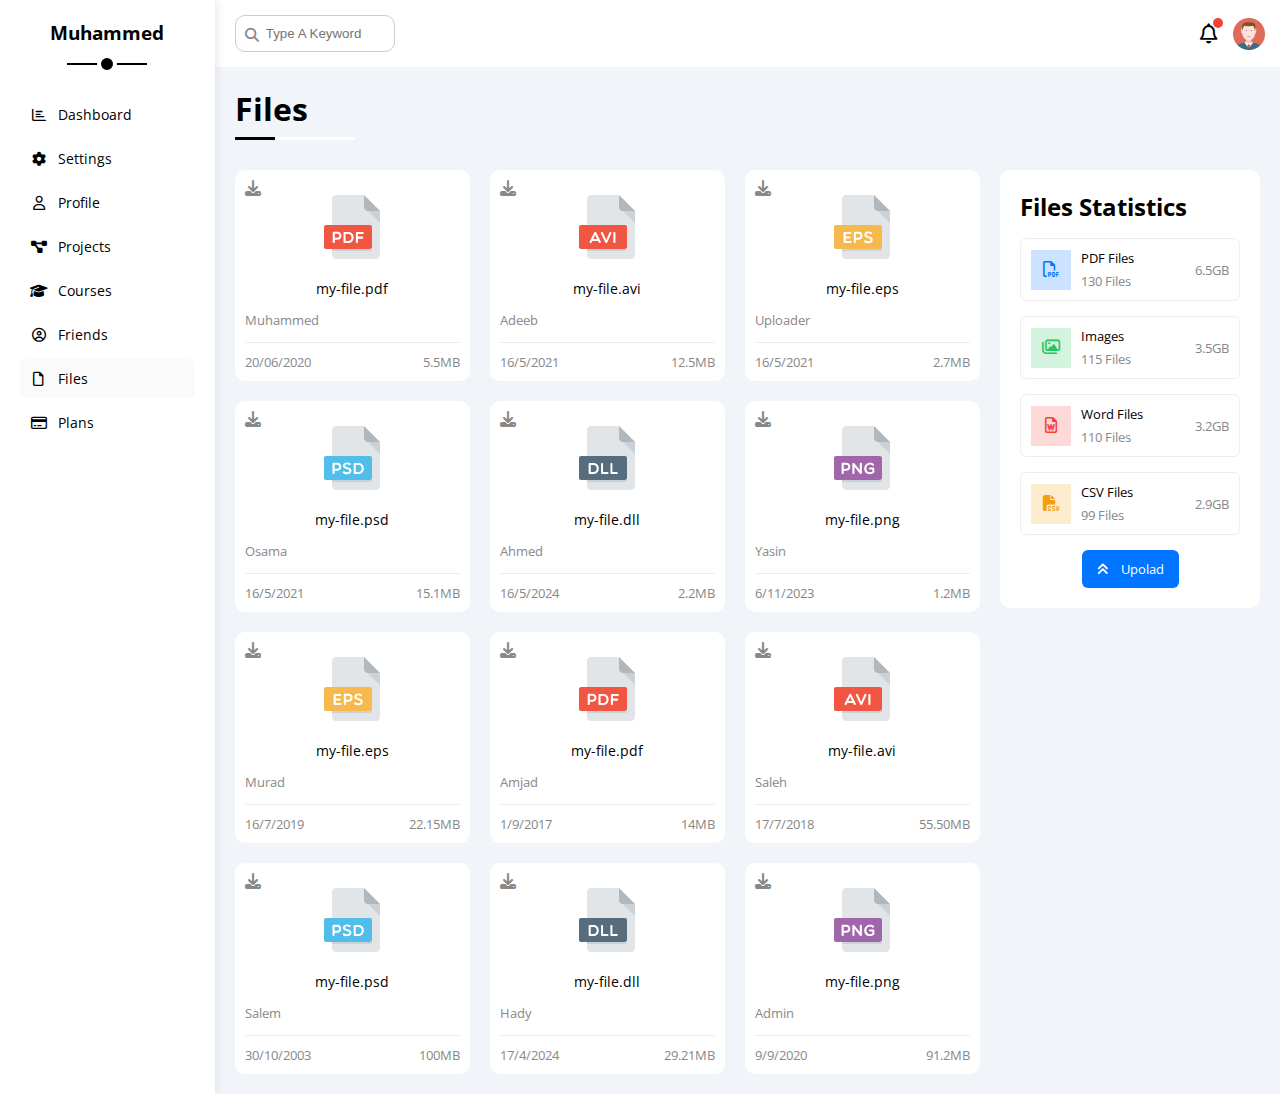
<file: files.html>
<!DOCTYPE html>
<html lang="en">

<head>
    <meta charset="UTF-8">
    <meta name="viewport" content="width=device-width, initial-scale=1.0">
    <title>Files</title>
    <!-- Font Awesome Library -->
    <link rel="stylesheet" href="css/all.min.css">
    <!-- Main Framework File -->
    <link rel="stylesheet" href="css/framework.css">
    <!-- Main Template Css File -->
    <link rel="stylesheet" href="css/master.css">
    <!-- Google Fonts -->
    <link rel="preconnect" href="https://fonts.googleapis.com" />
    <link rel="preconnect" href="https://fonts.gstatic.com" crossorigin />
    <link href="https://fonts.googleapis.com/css2?family=Open+Sans:wght@300;500&#038;display=swap" rel="stylesheet" />
</head>

<body>
    <div class="page d-flex ">
        <div class="sidebar p-20 bg-white p-relative">
            <h3 class="mt-0 text-c p-relative hide-mobile">Muhammed</h3>
            <ul>
                <li>
                    <a class="p-10 d-flex align-center c-black rad-6 fs-14" href="index.html">
                        <i class="fa-regular fa-chart-bar fa-fw"></i>
                        <span>Dashboard</span>
                    </a>
                </li>
                <li>
                    <a class="d-flex align-center fs-14 c-black rad-6 p-10" href="settings.html">
                        <i class="fa-solid fa-gear fa-fw"></i>
                        <span>Settings</span>
                    </a>
                </li>
                <li>
                    <a class="d-flex align-center fs-14 c-black rad-6 p-10" href="profile.html">
                        <i class="fa-regular fa-user fa-fw"></i>
                        <span>Profile</span>
                    </a>
                </li>
                <li>
                    <a class="d-flex align-center fs-14 c-black rad-6 p-10" href="projects.html">
                        <i class="fa-solid fa-diagram-project fa-fw"></i>
                        <span>Projects</span>
                    </a>
                </li>
                <li>
                    <a class="d-flex align-center fs-14 c-black rad-6 p-10" href="courses.html">
                        <i class="fa-solid fa-graduation-cap fa-fw"></i>
                        <span>Courses</span>
                    </a>
                </li>
                <li>
                    <a class="d-flex align-center fs-14 c-black rad-6 p-10" href="friends.html">
                        <i class="fa-regular fa-circle-user fa-fw"></i>
                        <span>Friends</span>
                    </a>
                </li>
                <li>
                    <a class="active d-flex align-center fs-14 c-black rad-6 p-10" href="files.html">
                        <i class="fa-regular fa-file fa-fw"></i>
                        <span>Files</span>
                    </a>
                </li>
                <li>
                    <a class="d-flex align-center fs-14 c-black rad-6 p-10" href="plans.html">
                        <i class="fa-regular fa-credit-card fa-fw"></i>
                        <span>Plans</span>
                    </a>
                </li>
            </ul>
        </div>
        <div class="content w-full">
            <!-- Start Head -->
            <div class="head bg-white p-15 between-flex">
                <div class="search p-relative">
                    <input class="p-10" type="search" placeholder="Type A Keyword">
                </div>
                <div class="icons d-flex align-center">
                    <span class="notification p-relative">
                        <i class="fa-regular fa-bell fa-lg"></i>
                    </span>
                    <img src="images/avatar.png">
                </div>
            </div>
            <!-- End Head -->
            <h1 class="p-relative">Files</h1>
            <div class="files-page d-flex m-20 gap-20">
                <div class="files-stats bg-white p-20 rad-10">
                    <h2 class="mt-0 mb-15 text-c-mobile">Files Statistics</h2>
                    <div class="d-flex align-center p-10 border-eee rad-6 mb-15 fs-13">
                        <i class="fa-regular fa-file-pdf fa-lg blue center-flex c-blue icon"></i>
                        <div class="info">
                            <span>PDF Files</span>
                            <span class="d-block c-grey mt-5">130 Files</span>
                        </div>
                        <div class="size c-grey">6.5GB</div>
                    </div>
                    <div class="d-flex align-center p-10 rad-6 border-eee mb-15 fs-13">
                        <i class="fa-regular fa-images fa-lg green center-flex c-green icon"></i>
                        <div class="info">
                            <span>Images</span>
                            <span class="d-block c-grey mt-5">115 Files</span>
                        </div>
                        <div class="size c-grey">3.5GB</div>
                    </div>
                    <div class="d-flex align-center rad-6 p-10 border-eee mb-15 fs-13">
                        <i class="fa-regular fa-file-word fa-lg red center-flex c-red icon"></i>
                        <div class="info">
                            <span>Word Files</span>
                            <span class="d-block c-grey mt-5">110 Files</span>
                        </div>
                        <div class="size c-grey">3.2GB</div>
                    </div>
                    <div class="d-flex align-center border-eee rad-6 p-10 fs-13 mb-15">
                        <i class="fa-solid fa-file-csv fa-lg orange center-flex c-orange icon"></i>
                        <div class="info">
                            <span>CSV Files</span>
                            <span class="d-block c-grey mt-5">99 Files</span>
                        </div>
                        <div class="size c-grey">2.9GB</div>
                    </div>
                    <a class="upload bg-blue c-white d-block w-fit rad-6 fs-13" href="#">
                        <i class="fa-solid fa-angles-up mr-10"></i>
                        Upolad
                    </a>
                </div>
                <div class="files-content d-grid gap-20">
                    <div class="file bg-white p-10 rad-10">
                        <i class="fa-solid fa-download c-grey p-absolute"></i>
                        <div class="icon text-c">
                            <img src="images/pdf.svg" class="mt-15 mb-15">
                        </div>
                        <div class="text-c fs-14 mb-10">my-file.pdf</div>
                        <p class="c-grey fs-13">Muhammed</p>
                        <div class="info pt-10 mt-10 between-flex c-grey fs-13">
                            <span>20/06/2020</span>
                            <span>5.5MB</span>
                        </div>
                    </div>
                    <div class="file bg-white p-10 rad-10">
                        <i class="fa-solid fa-download c-grey p-absolute"></i>
                        <div class="icon text-c">
                            <img src="images/avi.svg" class="mt-15 mb-15">
                        </div>
                        <div class="text-c fs-14 mb-10">my-file.avi</div>
                        <p class="c-grey fs-13">Adeeb</p>
                        <div class="info between-flex c-grey fs-13 pt-10 mt-10">
                            <span>16/5/2021</span>
                            <span>12.5MB</span>
                        </div>
                    </div>
                    <div class="file bg-white rad-10 p-10">
                        <i class="fa-solid fa-download c-grey p-absolute"></i>
                        <div class="icon text-c">
                            <img src="images/eps.svg" class="mt-15 mb-15">
                        </div>
                        <div class="text-c fs-14 mb-10">my-file.eps</div>
                        <p class="c-grey fs-13">Uploader</p>
                        <div class="info between-flex pt-10 mt-10 fs-13 c-grey">
                            <span>16/5/2021</span>
                            <span>2.7MB</span>
                        </div>
                    </div>
                    <div class="file bg-white rad-10 p-10">
                        <i class="fa-solid fa-download c-grey p-absolute"></i>
                        <div class="icon text-c">
                            <img src="images/psd.svg" class="mt-15 mb-15">
                        </div>
                        <div class="text-c fs-14 mb-10">my-file.psd</div>
                        <p class="c-grey fs-13">Osama</p>
                        <div class="info between-flex pt-10 mt-10 fs-13 c-grey">
                            <span>16/5/2021</span>
                            <span>15.1MB</span>
                        </div>
                    </div>
                    <div class="file bg-white rad-10 p-10">
                        <i class="fa-solid fa-download c-grey p-absolute"></i>
                        <div class="icon text-c">
                            <img src="images/dll.svg" class="mt-15 mb-15">
                        </div>
                        <div class="text-c fs-14 mb-10">my-file.dll</div>
                        <p class="c-grey fs-13">Ahmed</p>
                        <div class="info between-flex pt-10 mt-10 fs-13 c-grey">
                            <span>16/5/2024</span>
                            <span>2.2MB</span>
                        </div>
                    </div>
                    <div class="file bg-white rad-10 p-10">
                        <i class="fa-solid fa-download c-grey p-absolute"></i>
                        <div class="icon text-c">
                            <img src="images/png.svg" class="mt-15 mb-15">
                        </div>
                        <div class="text-c fs-14 mb-10">my-file.png</div>
                        <p class="c-grey fs-13">Yasin</p>
                        <div class="info between-flex pt-10 mt-10 fs-13 c-grey">
                            <span>6/11/2023</span>
                            <span>1.2MB</span>
                        </div>
                    </div>
                    <div class="file bg-white rad-10 p-10">
                        <i class="fa-solid fa-download c-grey p-absolute"></i>
                        <div class="icon text-c">
                            <img src="images/eps.svg" class="mt-15 mb-15">
                        </div>
                        <div class="text-c fs-14 mb-10">my-file.eps</div>
                        <p class="c-grey fs-13">Murad</p>
                        <div class="info between-flex pt-10 mt-10 fs-13 c-grey">
                            <span>16/7/2019</span>
                            <span>22.15MB</span>
                        </div>
                    </div>
                    <div class="file bg-white rad-10 p-10">
                        <i class="fa-solid fa-download c-grey p-absolute"></i>
                        <div class="icon text-c">
                            <img src="images/pdf.svg" class="mt-15 mb-15">
                        </div>
                        <div class="text-c fs-14 mb-10">my-file.pdf</div>
                        <p class="c-grey fs-13">Amjad</p>
                        <div class="info between-flex pt-10 mt-10 fs-13 c-grey">
                            <span>1/9/2017</span>
                            <span>14MB</span>
                        </div>
                    </div>
                    <div class="file bg-white p-10 rad-10">
                        <i class="fa-solid fa-download c-grey p-absolute"></i>
                        <div class="icon text-c">
                            <img src="images/avi.svg" class="mt-15 mb-15">
                        </div>
                        <div class="text-c fs-14 mb-10">my-file.avi</div>
                        <p class="c-grey fs-13">Saleh</p>
                        <div class="info between-flex c-grey fs-13 pt-10 mt-10">
                            <span>17/7/2018</span>
                            <span>55.50MB</span>
                        </div>
                    </div>
                    <div class="file bg-white rad-10 p-10">
                        <i class="fa-solid fa-download c-grey p-absolute"></i>
                        <div class="icon text-c">
                            <img src="images/psd.svg" class="mt-15 mb-15">
                        </div>
                        <div class="text-c fs-14 mb-10">my-file.psd</div>
                        <p class="c-grey fs-13">Salem</p>
                        <div class="info between-flex pt-10 mt-10 fs-13 c-grey">
                            <span>30/10/2003</span>
                            <span>100MB</span>
                        </div>
                    </div>
                    <div class="file bg-white rad-10 p-10">
                        <i class="fa-solid fa-download c-grey p-absolute"></i>
                        <div class="icon text-c">
                            <img src="images/dll.svg" class="mt-15 mb-15">
                        </div>
                        <div class="text-c fs-14 mb-10">my-file.dll</div>
                        <p class="c-grey fs-13">Hady</p>
                        <div class="info between-flex pt-10 mt-10 fs-13 c-grey">
                            <span>17/4/2024</span>
                            <span>29.21MB</span>
                        </div>
                    </div>
                    <div class="file bg-white rad-10 p-10">
                        <i class="fa-solid fa-download c-grey p-absolute"></i>
                        <div class="icon text-c">
                            <img src="images/png.svg" class="mt-15 mb-15">
                        </div>
                        <div class="text-c fs-14 mb-10">my-file.png</div>
                        <p class="c-grey fs-13">Admin</p>
                        <div class="info between-flex pt-10 mt-10 fs-13 c-grey">
                            <span>9/9/2020</span>
                            <span>91.2MB</span>
                        </div>
                    </div>
                </div>
            </div>
        </div>
</body>

</html>
</file>
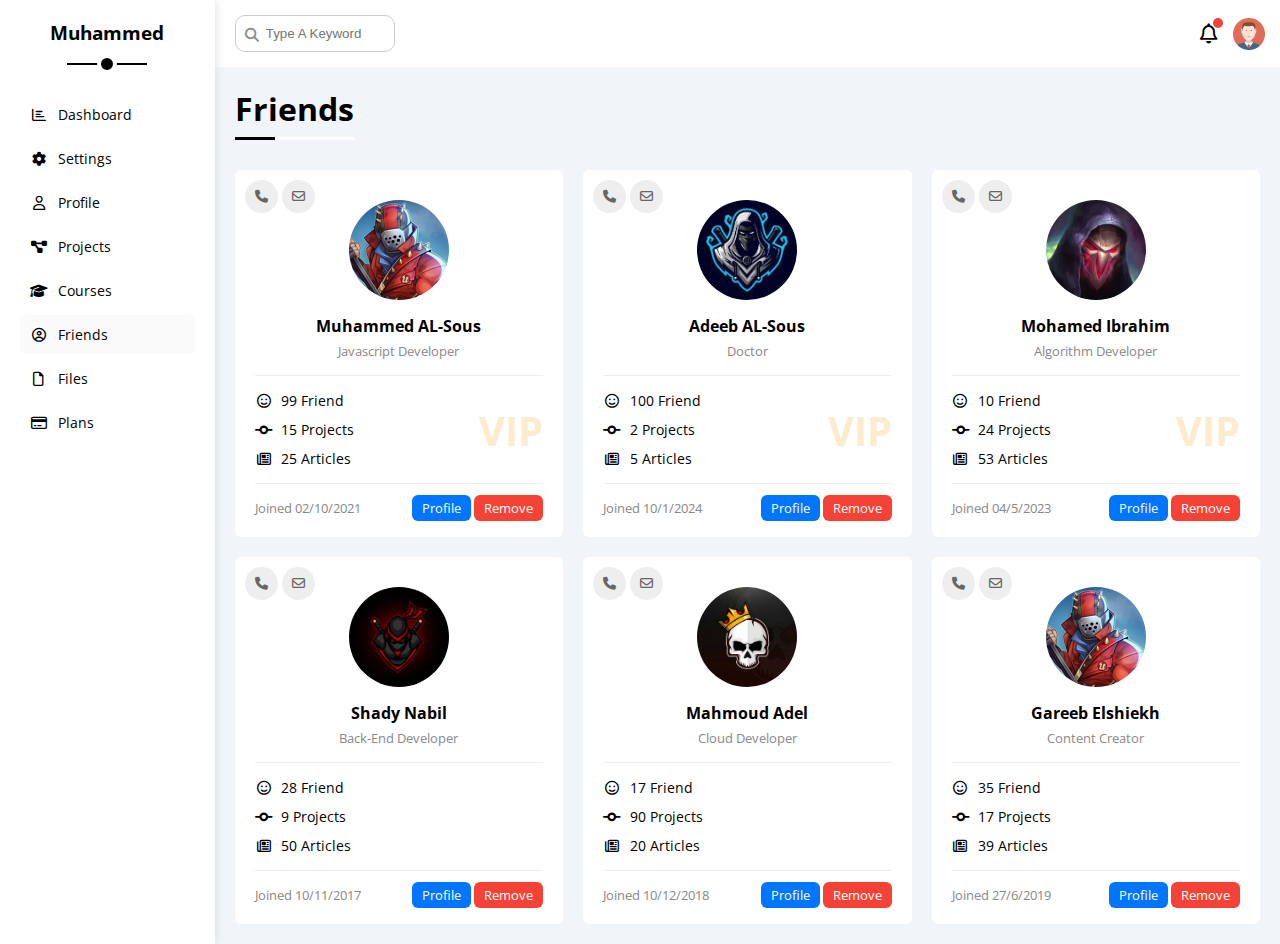
<file: friends.html>
<!DOCTYPE html>
<html lang="en">

<head>
    <meta charset="UTF-8">
    <meta name="viewport" content="width=device-width, initial-scale=1.0">
    <title>Friends</title>
    <!-- Font Awesome Library -->
    <link rel="stylesheet" href="css/all.min.css">
    <!-- Main Framework File -->
    <link rel="stylesheet" href="css/framework.css">
    <!-- Main Template Css File -->
    <link rel="stylesheet" href="css/master.css">
    <!-- Google Fonts -->
    <link rel="preconnect" href="https://fonts.googleapis.com" />
    <link rel="preconnect" href="https://fonts.gstatic.com" crossorigin />
    <link href="https://fonts.googleapis.com/css2?family=Open+Sans:wght@300;500&#038;display=swap" rel="stylesheet" />
</head>

<body>
    <div class="page d-flex ">
        <div class="sidebar p-20 bg-white p-relative">
            <h3 class="mt-0 text-c p-relative hide-mobile">Muhammed</h3>
            <ul>
                <li>
                    <a class="p-10 d-flex align-center c-black rad-6 fs-14" href="index.html">
                        <i class="fa-regular fa-chart-bar fa-fw"></i>
                        <span>Dashboard</span>
                    </a>
                </li>
                <li>
                    <a class="d-flex align-center fs-14 c-black rad-6 p-10" href="settings.html">
                        <i class="fa-solid fa-gear fa-fw"></i>
                        <span>Settings</span>
                    </a>
                </li>
                <li>
                    <a class="d-flex align-center fs-14 c-black rad-6 p-10" href="profile.html">
                        <i class="fa-regular fa-user fa-fw"></i>
                        <span>Profile</span>
                    </a>
                </li>
                <li>
                    <a class="d-flex align-center fs-14 c-black rad-6 p-10" href="projects.html">
                        <i class="fa-solid fa-diagram-project fa-fw"></i>
                        <span>Projects</span>
                    </a>
                </li>
                <li>
                    <a class="d-flex align-center fs-14 c-black rad-6 p-10" href="courses.html">
                        <i class="fa-solid fa-graduation-cap fa-fw"></i>
                        <span>Courses</span>
                    </a>
                </li>
                <li>
                    <a class="active d-flex align-center fs-14 c-black rad-6 p-10" href="friends.html">
                        <i class="fa-regular fa-circle-user fa-fw"></i>
                        <span>Friends</span>
                    </a>
                </li>
                <li>
                    <a class="d-flex align-center fs-14 c-black rad-6 p-10" href="files.html">
                        <i class="fa-regular fa-file fa-fw"></i>
                        <span>Files</span>
                    </a>
                </li>
                <li>
                    <a class="d-flex align-center fs-14 c-black rad-6 p-10" href="plans.html">
                        <i class="fa-regular fa-credit-card fa-fw"></i>
                        <span>Plans</span>
                    </a>
                </li>
            </ul>
        </div>
        <div class="content w-full">
            <!-- Start Head -->
            <div class="head bg-white p-15 between-flex">
                <div class="search p-relative">
                    <input class="p-10" type="search" placeholder="Type A Keyword">
                </div>
                <div class="icons d-flex align-center">
                    <span class="notification p-relative">
                        <i class="fa-regular fa-bell fa-lg"></i>
                    </span>
                    <img src="images/avatar.png">
                </div>
            </div>
            <!-- End Head -->
            <h1 class="p-relative">Friends</h1>
            <div class="friends-page d-grid m-20 gap-20">
                <div class="friend bg-white p-20 p-relative rad-6">
                    <div class="contact">
                        <i class="fa-solid fa-phone"></i>
                        <i class="fa-regular fa-envelope"></i>
                    </div>
                    <div class="text-c">
                        <img src="images/friend-01.jpg" class="w-100 h-100 rad-half mt-10 mb-10">
                        <h4 class="m-0">Muhammed AL-Sous</h4>
                        <p class="c-grey fs-13 mt-5 mb-0">Javascript Developer</p>
                    </div>
                    <div class="icons fs-14 p-relative">
                        <div class="mb-10">
                            <i class="fa-regular fa-face-smile fa-fw"></i>
                            <span>99 Friend</span>
                        </div>
                        <div class="mb-10">
                            <i class="fa-solid fa-code-commit fa-fw"></i>
                            <span>15 Projects</span>
                        </div>
                        <div>
                            <i class="fa-regular fa-newspaper fa-fw"></i>
                            <span>25 Articles</span>
                        </div>
                        <span class="vip c-orange fw-bold">VIP</span>
                    </div>
                    <div class="info between-flex fs-13">
                        <span class="c-grey">Joined 02/10/2021</span>
                        <div>
                            <a class="btn-shape c-white bg-blue" href="profile.html">Profile</a>
                            <a class="btn-shape c-white bg-red" href="#">Remove</a>
                        </div>
                    </div>
                </div>
                <div class="friend bg-white p-20 p-relative rad-6">
                    <div class="contact">
                        <i class="fa-solid fa-phone"></i>
                        <i class="fa-regular fa-envelope"></i>
                    </div>
                    <div class="text-c">
                        <img src="images/friend-02.jpg" class="w-100 h-100 rad-half mt-10 mb-10">
                        <h4 class="m-0">Adeeb AL-Sous</h4>
                        <p class="c-grey fs-13 mt-5 mb-0">Doctor</p>
                    </div>
                    <div class="icons fs-14 p-relative">
                        <div class="mb-10">
                            <i class="fa-regular fa-face-smile fa-fw"></i>
                            <span>100 Friend</span>
                        </div>
                        <div class="mb-10">
                            <i class="fa-solid fa-code-commit fa-fw"></i>
                            <span>2 Projects</span>
                        </div>
                        <div>
                            <i class="fa-regular fa-newspaper fa-fw"></i>
                            <span>5 Articles</span>
                        </div>
                        <span class="vip c-orange fw-bold">VIP</span>
                    </div>
                    <div class="info between-flex fs-13">
                        <span class="c-grey">Joined 10/1/2024</span>
                        <div>
                            <a class="btn-shape c-white bg-blue" href="profile.html">Profile</a>
                            <a class="btn-shape c-white bg-red" href="#">Remove</a>
                        </div>
                    </div>
                </div>
                <div class="friend bg-white p-20 p-relative rad-6">
                    <div class="contact">
                        <i class="fa-solid fa-phone"></i>
                        <i class="fa-regular fa-envelope"></i>
                    </div>
                    <div class="text-c">
                        <img src="images/friend-03.jpg" class="w-100 h-100 rad-half mt-10 mb-10">
                        <h4 class="m-0">Mohamed Ibrahim</h4>
                        <p class="c-grey fs-13 mt-5 mb-0">Algorithm Developer</p>
                    </div>
                    <div class="icons fs-14 p-relative">
                        <div class="mb-10">
                            <i class="fa-regular fa-face-smile fa-fw"></i>
                            <span>10 Friend</span>
                        </div>
                        <div class="mb-10">
                            <i class="fa-solid fa-code-commit fa-fw"></i>
                            <span>24 Projects</span>
                        </div>
                        <div>
                            <i class="fa-regular fa-newspaper fa-fw"></i>
                            <span>53 Articles</span>
                        </div>
                        <span class="vip c-orange fw-bold">VIP</span>
                    </div>
                    <div class="info between-flex fs-13">
                        <span class="c-grey">Joined 04/5/2023</span>
                        <div>
                            <a class="btn-shape c-white bg-blue" href="profile.html">Profile</a>
                            <a class="btn-shape c-white bg-red" href="#">Remove</a>
                        </div>
                    </div>
                </div>
                <div class="friend bg-white p-20 p-relative rad-6">
                    <div class="contact">
                        <i class="fa-solid fa-phone"></i>
                        <i class="fa-regular fa-envelope"></i>
                    </div>
                    <div class="text-c">
                        <img src="images/friend-04.jpg" class="w-100 h-100 rad-half mt-10 mb-10">
                        <h4 class="m-0">Shady Nabil</h4>
                        <p class="c-grey fs-13 mt-5 mb-0">Back-End Developer</p>
                    </div>
                    <div class="icons fs-14 p-relative">
                        <div class="mb-10">
                            <i class="fa-regular fa-face-smile fa-fw"></i>
                            <span>28 Friend</span>
                        </div>
                        <div class="mb-10">
                            <i class="fa-solid fa-code-commit fa-fw"></i>
                            <span>9 Projects</span>
                        </div>
                        <div>
                            <i class="fa-regular fa-newspaper fa-fw"></i>
                            <span>50 Articles</span>
                        </div>
                    </div>
                    <div class="info between-flex fs-13">
                        <span class="c-grey">Joined 10/11/2017</span>
                        <div>
                            <a class="btn-shape c-white bg-blue" href="profile.html">Profile</a>
                            <a class="btn-shape c-white bg-red" href="#">Remove</a>
                        </div>
                    </div>
                </div>
                <div class="friend bg-white p-20 p-relative rad-6">
                    <div class="contact">
                        <i class="fa-solid fa-phone"></i>
                        <i class="fa-regular fa-envelope"></i>
                    </div>
                    <div class="text-c">
                        <img src="images/friend-05.jpg" class="w-100 h-100 rad-half mt-10 mb-10">
                        <h4 class="m-0">Mahmoud Adel</h4>
                        <p class="c-grey fs-13 mt-5 mb-0">Cloud Developer</p>
                    </div>
                    <div class="icons fs-14 p-relative">
                        <div class="mb-10">
                            <i class="fa-regular fa-face-smile fa-fw"></i>
                            <span>17 Friend</span>
                        </div>
                        <div class="mb-10">
                            <i class="fa-solid fa-code-commit fa-fw"></i>
                            <span>90 Projects</span>
                        </div>
                        <div>
                            <i class="fa-regular fa-newspaper fa-fw"></i>
                            <span>20 Articles</span>
                        </div>
                    </div>
                    <div class="info between-flex fs-13">
                        <span class="c-grey">Joined 10/12/2018</span>
                        <div>
                            <a class="btn-shape c-white bg-blue" href="profile.html">Profile</a>
                            <a class="btn-shape c-white bg-red" href="#">Remove</a>
                        </div>
                    </div>
                </div>
                <div class="friend bg-white p-20 p-relative rad-6">
                    <div class="contact">
                        <i class="fa-solid fa-phone"></i>
                        <i class="fa-regular fa-envelope"></i>
                    </div>
                    <div class="text-c">
                        <img src="images/friend-01.jpg" class="w-100 h-100 rad-half mt-10 mb-10">
                        <h4 class="m-0">Gareeb Elshiekh</h4>
                        <p class="c-grey fs-13 mt-5 mb-0">Content Creator</p>
                    </div>
                    <div class="icons fs-14 p-relative">
                        <div class="mb-10">
                            <i class="fa-regular fa-face-smile fa-fw"></i>
                            <span>35 Friend</span>
                        </div>
                        <div class="mb-10">
                            <i class="fa-solid fa-code-commit fa-fw"></i>
                            <span>17 Projects</span>
                        </div>
                        <div>
                            <i class="fa-regular fa-newspaper fa-fw"></i>
                            <span>39 Articles</span>
                        </div>
                    </div>
                    <div class="info between-flex fs-13">
                        <span class="c-grey">Joined 27/6/2019</span>
                        <div>
                            <a class="btn-shape c-white bg-blue" href="profile.html">Profile</a>
                            <a class="btn-shape c-white bg-red" href="#">Remove</a>
                        </div>
                    </div>
                </div>
            </div>
        </div>
</body>

</html>
</file>
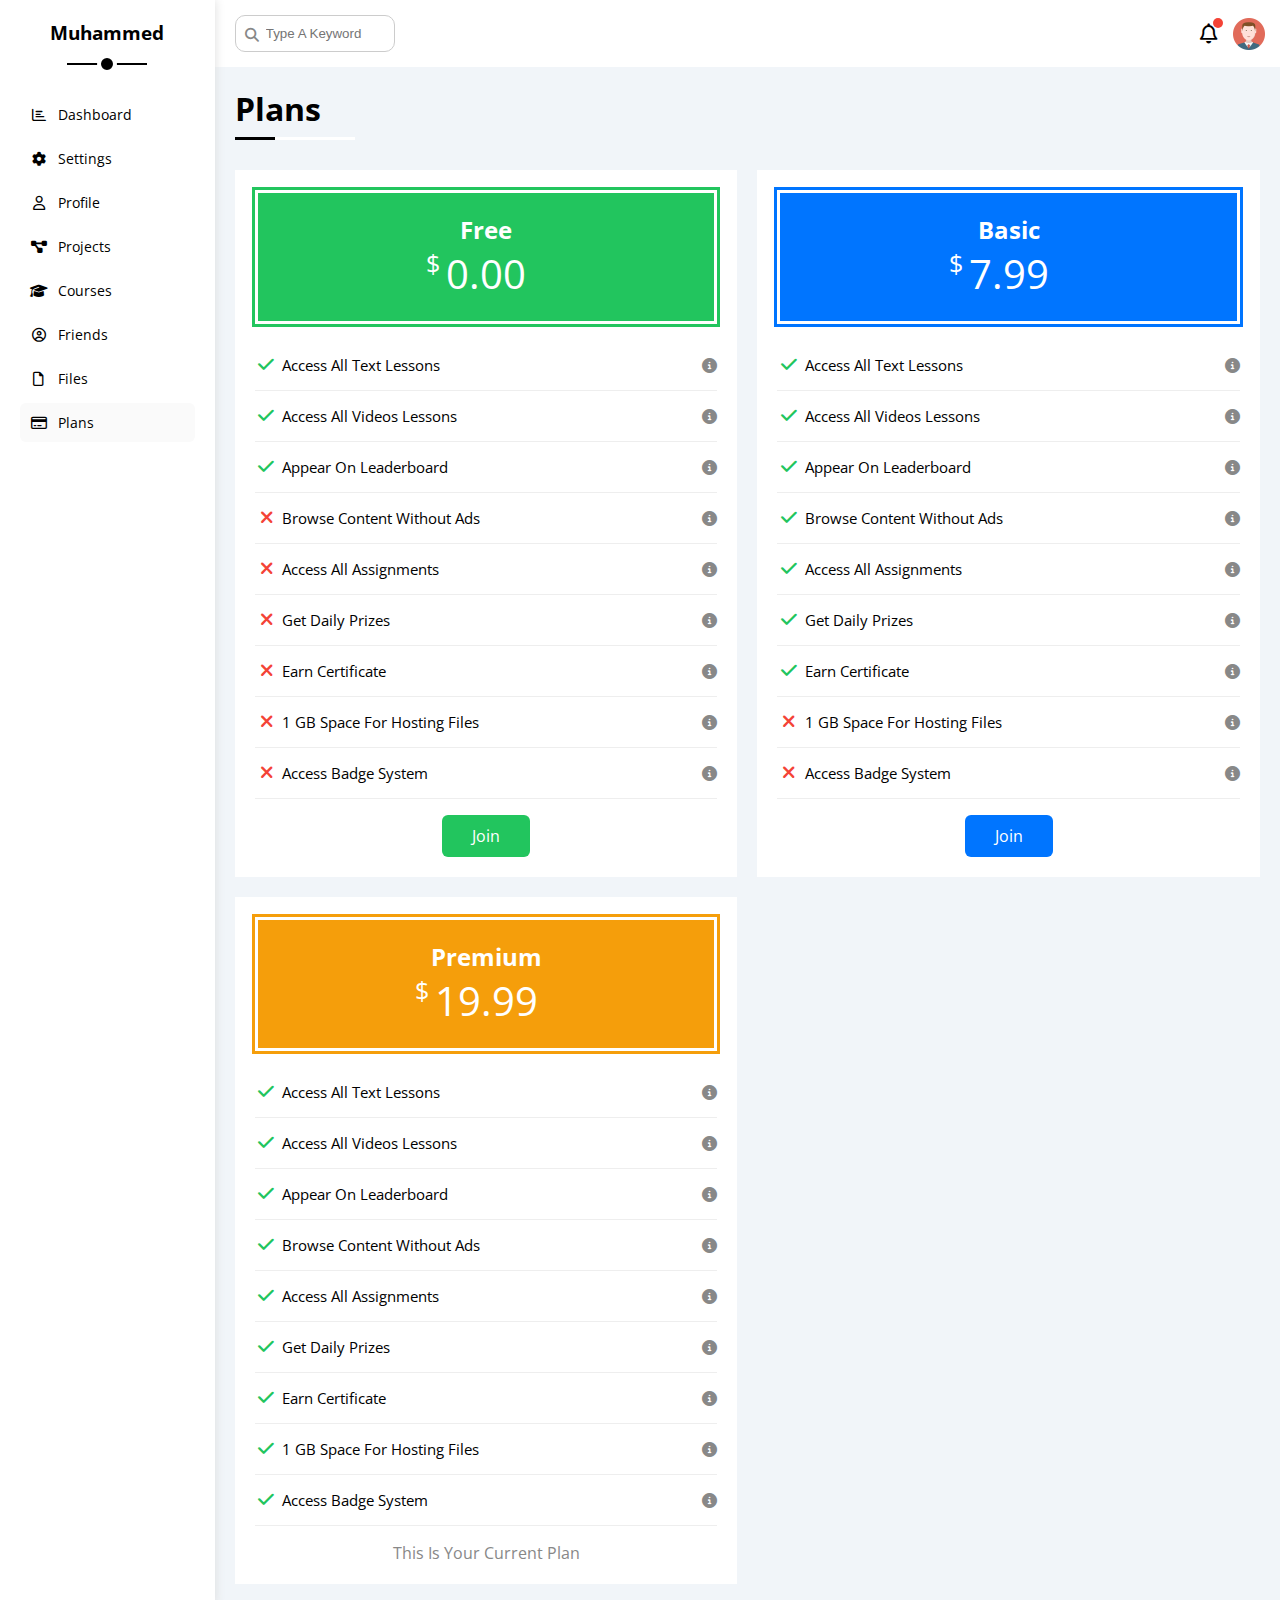
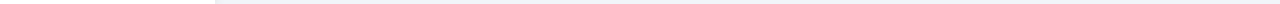
<file: plans.html>
<!DOCTYPE html>
<html lang="en">

<head>
    <meta charset="UTF-8">
    <meta name="viewport" content="width=device-width, initial-scale=1.0">
    <title>Plans</title>
    <!-- Font Awesome Library -->
    <link rel="stylesheet" href="css/all.min.css">
    <!-- Main Framework File -->
    <link rel="stylesheet" href="css/framework.css">
    <!-- Main Template Css File -->
    <link rel="stylesheet" href="css/master.css">
    <!-- Google Fonts -->
    <link rel="preconnect" href="https://fonts.googleapis.com" />
    <link rel="preconnect" href="https://fonts.gstatic.com" crossorigin />
    <link href="https://fonts.googleapis.com/css2?family=Open+Sans:wght@300;500&#038;display=swap" rel="stylesheet" />
</head>

<body>
    <div class="page d-flex ">
        <div class="sidebar p-20 bg-white p-relative">
            <h3 class="mt-0 text-c p-relative hide-mobile">Muhammed</h3>
            <ul>
                <li>
                    <a class="p-10 d-flex align-center c-black rad-6 fs-14" href="index.html">
                        <i class="fa-regular fa-chart-bar fa-fw"></i>
                        <span>Dashboard</span>
                    </a>
                </li>
                <li>
                    <a class="d-flex align-center fs-14 c-black rad-6 p-10" href="settings.html">
                        <i class="fa-solid fa-gear fa-fw"></i>
                        <span>Settings</span>
                    </a>
                </li>
                <li>
                    <a class="d-flex align-center fs-14 c-black rad-6 p-10" href="profile.html">
                        <i class="fa-regular fa-user fa-fw"></i>
                        <span>Profile</span>
                    </a>
                </li>
                <li>
                    <a class="d-flex align-center fs-14 c-black rad-6 p-10" href="projects.html">
                        <i class="fa-solid fa-diagram-project fa-fw"></i>
                        <span>Projects</span>
                    </a>
                </li>
                <li>
                    <a class="d-flex align-center fs-14 c-black rad-6 p-10" href="courses.html">
                        <i class="fa-solid fa-graduation-cap fa-fw"></i>
                        <span>Courses</span>
                    </a>
                </li>
                <li>
                    <a class="d-flex align-center fs-14 c-black rad-6 p-10" href="friends.html">
                        <i class="fa-regular fa-circle-user fa-fw"></i>
                        <span>Friends</span>
                    </a>
                </li>
                <li>
                    <a class="d-flex align-center fs-14 c-black rad-6 p-10" href="files.html">
                        <i class="fa-regular fa-file fa-fw"></i>
                        <span>Files</span>
                    </a>
                </li>
                <li>
                    <a class="active d-flex align-center fs-14 c-black rad-6 p-10" href="plans.html">
                        <i class="fa-regular fa-credit-card fa-fw"></i>
                        <span>Plans</span>
                    </a>
                </li>
            </ul>
        </div>
        <div class="content w-full">
            <!-- Start Head -->
            <div class="head bg-white p-15 between-flex">
                <div class="search p-relative">
                    <input class="p-10" type="search" placeholder="Type A Keyword">
                </div>
                <div class="icons d-flex align-center">
                    <span class="notification p-relative">
                        <i class="fa-regular fa-bell fa-lg"></i>
                    </span>
                    <img src="images/avatar.png">
                </div>
            </div>
            <!-- End Head -->
            <h1 class="p-relative">Plans</h1>
            <div class="plans-page d-grid m-20 gap-20">
                <div class="plan green bg-white p-20">
                    <div class="top bg-green c-white text-c p-20">
                        <h2 class="m-0">Free</h2>
                        <div class="price">
                            <span>$</span>
                            0.00
                        </div>
                    </div>
                    <ul>
                        <li>
                            <i class="fa-solid fa-check fa-fw yes"></i>
                            <span>Access All Text Lessons</span>
                            <i class="fa-solid fa-circle-info help"></i>
                        </li>
                        <li>
                            <i class="fa-solid fa-check fa-fw yes"></i>
                            <span>Access All Videos Lessons</span>
                            <i class="fa-solid fa-circle-info help"></i>
                        </li>
                        <li>
                            <i class="fa-solid fa-check fa-fw yes"></i>
                            <span>Appear On Leaderboard</span>
                            <i class="fa-solid fa-circle-info help"></i>
                        </li>
                        <li>
                            <i class="fa-solid fa-xmark fa-fw"></i>
                            <span>Browse Content Without Ads</span>
                            <i class="fa-solid fa-circle-info help"></i>
                        </li>
                        <li>
                            <i class="fa-solid fa-xmark fa-fw"></i>
                            <span>Access All Assignments</span>
                            <i class="fa-solid fa-circle-info help"></i>
                        </li>
                        <li>
                            <i class="fa-solid fa-xmark fa-fw"></i>
                            <span>Get Daily Prizes</span>
                            <i class="fa-solid fa-circle-info help"></i>
                        </li>
                        <li>
                            <i class="fa-solid fa-xmark fa-fw"></i>
                            <span>Earn Certificate</span>
                            <i class="fa-solid fa-circle-info help"></i>
                        </li>
                        <li>
                            <i class="fa-solid fa-xmark fa-fw"></i>
                            <span>1 GB Space For Hosting Files</span>
                            <i class="fa-solid fa-circle-info help"></i>
                        </li>
                        <li>
                            <i class="fa-solid fa-xmark fa-fw"></i>
                            <span>Access Badge System</span>
                            <i class="fa-solid fa-circle-info help"></i>
                        </li>
                    </ul>
                    <a href="#" class="rad-6 bg-green c-white d-block w-fit">Join</a>
                </div>
                <div class="plan blue bg-white p-20">
                    <div class="top bg-blue c-white text-c p-20">
                        <h2 class="m-0">Basic</h2>
                        <div class="price">
                            <span>$</span>
                            7.99
                        </div>
                    </div>
                    <ul>
                        <li>
                            <i class="fa-solid fa-check fa-fw yes"></i>
                            <span>Access All Text Lessons</span>
                            <i class="fa-solid fa-circle-info help"></i>
                        </li>
                        <li>
                            <i class="fa-solid fa-check fa-fw yes"></i>
                            <span>Access All Videos Lessons</span>
                            <i class="fa-solid fa-circle-info help"></i>
                        </li>
                        <li>
                            <i class="fa-solid fa-check fa-fw yes"></i>
                            <span>Appear On Leaderboard</span>
                            <i class="fa-solid fa-circle-info help"></i>
                        </li>
                        <li>
                            <i class="fa-solid fa-check fa-fw yes"></i>
                            <span>Browse Content Without Ads</span>
                            <i class="fa-solid fa-circle-info help"></i>
                        </li>
                        <li>
                            <i class="fa-solid fa-check fa-fw yes"></i>
                            <span>Access All Assignments</span>
                            <i class="fa-solid fa-circle-info help"></i>
                        </li>
                        <li>
                            <i class="fa-solid fa-check fa-fw yes"></i>
                            <span>Get Daily Prizes</span>
                            <i class="fa-solid fa-circle-info help"></i>
                        </li>
                        <li>
                            <i class="fa-solid fa-check fa-fw yes"></i>
                            <span>Earn Certificate</span>
                            <i class="fa-solid fa-circle-info help"></i>
                        </li>
                        <li>
                            <i class="fa-solid fa-xmark fa-fw"></i>
                            <span>1 GB Space For Hosting Files</span>
                            <i class="fa-solid fa-circle-info help"></i>
                        </li>
                        <li>
                            <i class="fa-solid fa-xmark fa-fw"></i>
                            <span>Access Badge System</span>
                            <i class="fa-solid fa-circle-info help"></i>
                        </li>
                    </ul>
                    <a href="#" class="rad-6 bg-blue c-white d-block w-fit">Join</a>
                </div>
                <div class="plan orange bg-white p-20">
                    <div class="top bg-orange c-white text-c p-20">
                        <h2 class="m-0">Premium</h2>
                        <div class="price">
                            <span>$</span>
                            19.99
                        </div>
                    </div>
                    <ul>
                        <li>
                            <i class="fa-solid fa-check fa-fw yes"></i>
                            <span>Access All Text Lessons</span>
                            <i class="fa-solid fa-circle-info help"></i>
                        </li>
                        <li>
                            <i class="fa-solid fa-check fa-fw yes"></i>
                            <span>Access All Videos Lessons</span>
                            <i class="fa-solid fa-circle-info help"></i>
                        </li>
                        <li>
                            <i class="fa-solid fa-check fa-fw yes"></i>
                            <span>Appear On Leaderboard</span>
                            <i class="fa-solid fa-circle-info help"></i>
                        </li>
                        <li>
                            <i class="fa-solid fa-check fa-fw yes"></i>
                            <span>Browse Content Without Ads</span>
                            <i class="fa-solid fa-circle-info help"></i>
                        </li>
                        <li>
                            <i class="fa-solid fa-check fa-fw yes"></i>
                            <span>Access All Assignments</span>
                            <i class="fa-solid fa-circle-info help"></i>
                        </li>
                        <li>
                            <i class="fa-solid fa-check fa-fw yes"></i>
                            <span>Get Daily Prizes</span>
                            <i class="fa-solid fa-circle-info help"></i>
                        </li>
                        <li>
                            <i class="fa-solid fa-check fa-fw yes"></i>
                            <span>Earn Certificate</span>
                            <i class="fa-solid fa-circle-info help"></i>
                        </li>
                        <li>
                            <i class="fa-solid fa-check fa-fw yes"></i>
                            <span>1 GB Space For Hosting Files</span>
                            <i class="fa-solid fa-circle-info help"></i>
                        </li>
                        <li>
                            <i class="fa-solid fa-check fa-fw yes"></i>
                            <span>Access Badge System</span>
                            <i class="fa-solid fa-circle-info help"></i>
                        </li>
                    </ul>
                    <p class="text-c c-grey m-0">This Is Your Current Plan</p>
                </div>
            </div>
        </div>
</body>

</html>
</file>
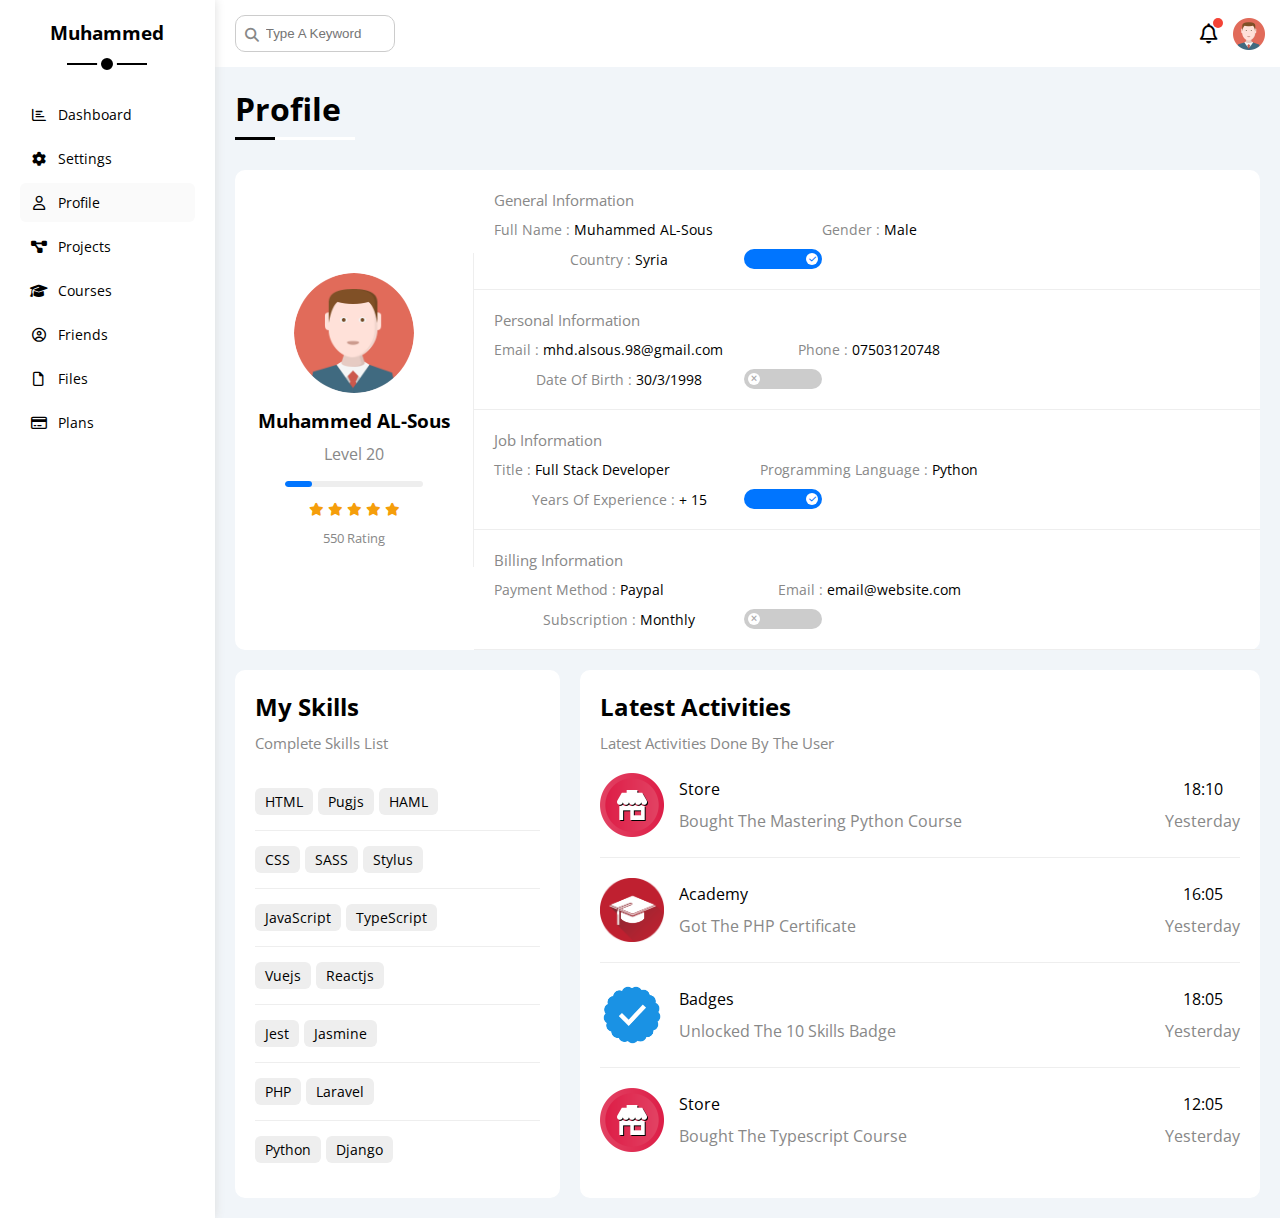
<file: profile.html>
<!DOCTYPE html>
<html lang="en">

<head>
    <meta charset="UTF-8">
    <meta name="viewport" content="width=device-width, initial-scale=1.0">
    <title>Profile</title>
    <!-- Font Awesome Library -->
    <link rel="stylesheet" href="css/all.min.css">
    <!-- Main Framework File -->
    <link rel="stylesheet" href="css/framework.css">
    <!-- Main Template Css File -->
    <link rel="stylesheet" href="css/master.css">
    <!-- Google Fonts -->
    <link rel="preconnect" href="https://fonts.googleapis.com" />
    <link rel="preconnect" href="https://fonts.gstatic.com" crossorigin />
    <link href="https://fonts.googleapis.com/css2?family=Open+Sans:wght@300;500&#038;display=swap" rel="stylesheet" />
</head>

<body>
    <div class="page d-flex ">
        <div class="sidebar p-20 bg-white p-relative">
            <h3 class="mt-0 text-c p-relative hide-mobile">Muhammed</h3>
            <ul>
                <li>
                    <a class="p-10 d-flex align-center c-black rad-6 fs-14" href="index.html">
                        <i class="fa-regular fa-chart-bar fa-fw"></i>
                        <span>Dashboard</span>
                    </a>
                </li>
                <li>
                    <a class="d-flex align-center fs-14 c-black rad-6 p-10" href="settings.html">
                        <i class="fa-solid fa-gear fa-fw"></i>
                        <span>Settings</span>
                    </a>
                </li>
                <li>
                    <a class="active d-flex align-center fs-14 c-black rad-6 p-10" href="profile.html">
                        <i class="fa-regular fa-user fa-fw"></i>
                        <span>Profile</span>
                    </a>
                </li>
                <li>
                    <a class="d-flex align-center fs-14 c-black rad-6 p-10" href="projects.html">
                        <i class="fa-solid fa-diagram-project fa-fw"></i>
                        <span>Projects</span>
                    </a>
                </li>
                <li>
                    <a class="d-flex align-center fs-14 c-black rad-6 p-10" href="courses.html">
                        <i class="fa-solid fa-graduation-cap fa-fw"></i>
                        <span>Courses</span>
                    </a>
                </li>
                <li>
                    <a class="d-flex align-center fs-14 c-black rad-6 p-10" href="friends.html">
                        <i class="fa-regular fa-circle-user fa-fw"></i>
                        <span>Friends</span>
                    </a>
                </li>
                <li>
                    <a class="d-flex align-center fs-14 c-black rad-6 p-10" href="files.html">
                        <i class="fa-regular fa-file fa-fw"></i>
                        <span>Files</span>
                    </a>
                </li>
                <li>
                    <a class="d-flex align-center fs-14 c-black rad-6 p-10" href="plans.html">
                        <i class="fa-regular fa-credit-card fa-fw"></i>
                        <span>Plans</span>
                    </a>
                </li>
            </ul>
        </div>
        <div class="content w-full">
            <!-- Start Head -->
            <div class="head bg-white p-15 between-flex">
                <div class="search p-relative">
                    <input class="p-10" type="search" placeholder="Type A Keyword">
                </div>
                <div class="icons d-flex align-center">
                    <span class="notification p-relative">
                        <i class="fa-regular fa-bell fa-lg"></i>
                    </span>
                    <img src="images/avatar.png">
                </div>
            </div>
            <!-- End Head -->
            <h1 class="p-relative">Profile</h1>
            <div class="profile-page m-20">
                <!-- Start Overview -->
                <div class="overview bg-white rad-10 d-flex align-center">
                    <div class="avatar-box p-20 text-c">
                        <img class="mb-10 rad-half" src="images/avatar.png" alt="">
                        <h3 class="m-0">Muhammed AL-Sous</h3>
                        <p class="c-grey mt-10">Level 20</p>
                        <div class="level bg-eee p-relative rad-6">
                            <span style="width: 20%;"></span>
                        </div>
                        <div class="rating mt-10 mb-10">
                            <i class="fa-solid fa-star c-orange fs-13"></i>
                            <i class="fa-solid fa-star c-orange fs-13"></i>
                            <i class="fa-solid fa-star c-orange fs-13"></i>
                            <i class="fa-solid fa-star c-orange fs-13"></i>
                            <i class="fa-solid fa-star c-orange fs-13"></i>
                        </div>
                        <p class="c-grey fs-13 m-0">550 Rating</p>
                    </div>
                    <div class="info-box w-full text-c-mobile">
                        <div class="box d-flex align-center p-20">
                            <h4 class="fw-normal c-grey fs-15 m-0 w-full">General Information</h4>
                            <div class="fs-14">
                                <span class="c-grey">Full Name :</span>
                                <span>Muhammed AL-Sous</span>
                            </div>
                            <div class="fs-14 text-c">
                                <span class="c-grey">Gender :</span>
                                <span>Male</span>
                            </div>
                            <div class="fs-14 text-c">
                                <span class="c-grey">Country :</span>
                                <span>Syria</span>
                            </div>
                            <div>
                                <label>
                                    <input type="checkbox" class="toggle-checkbox" checked>
                                    <div class="toggle-switch"></div>
                                </label>
                            </div>
                        </div>
                        <div class="box d-flex align-center p-20">
                            <h4 class="c-grey m-0 fs-15 w-full fw-normal">Personal Information</h4>
                            <div class="fs-14">
                                <span class="c-grey">Email :</span>
                                <span>mhd.alsous.98@gmail.com</span>
                            </div>
                            <div class="fs-14 text-c">
                                <span class="c-grey">Phone : </span>
                                <span>07503120748</span>
                            </div>
                            <div class="fs-14 text-c">
                                <span class="c-grey">Date Of Birth :</span>
                                <span> 30/3/1998</span>
                            </div>
                            <div>
                                <label>
                                    <input type="checkbox" class="toggle-checkbox">
                                    <div class="toggle-switch"></div>
                                </label>
                            </div>
                        </div>
                        <div class="box d-flex align-center p-20">
                            <h4 class="fw-normal c-grey fs-15 m-0 w-full">Job Information</h4>
                            <div class="fs-14">
                                <span class="c-grey">Title :</span>
                                <span>Full Stack Developer</span>
                            </div>
                            <div class="fs-14 text-c">
                                <span class="c-grey">Programming Language :</span>
                                <span>Python</span>
                            </div>
                            <div class="fs-14 text-c">
                                <span class="c-grey">Years Of Experience :</span>
                                <span>+ 15</span>
                            </div>
                            <div>
                                <label>
                                    <input type="checkbox" class="toggle-checkbox" checked>
                                    <div class="toggle-switch"></div>
                                </label>
                            </div>
                        </div>
                        <div class="box d-flex align-center p-20">
                            <h4 class="c-grey m-0 fs-15 w-full fw-normal">Billing Information</h4>
                            <div class="fs-14">
                                <span class="c-grey">Payment Method :</span>
                                <span>Paypal</span>
                            </div>
                            <div class="fs-14 text-c">
                                <span class="c-grey">Email :</span>
                                <span>email@website.com</span>
                            </div>
                            <div class="fs-14 text-c">
                                <span class="c-grey"> Subscription :</span>
                                <span>Monthly</span>
                            </div>
                            <div>
                                <label>
                                    <input type="checkbox" class="toggle-checkbox">
                                    <div class="toggle-switch"></div>
                                </label>
                            </div>
                        </div>
                    </div>
                </div>
                <!-- End Overview -->

                <!-- Start Other Data -->
                <div class="other-data d-flex gap-20">
                    <div class="skills-card p-20 mt-20 bg-white rad-10">
                        <h2 class="mt-0 mb-10">My Skills</h2>
                        <p class="mt-0 mb-20 c-grey fs-15">Complete Skills List</p>
                        <ul class="m-0 text-c-mobile">
                            <li><span>HTML</span><span>Pugjs</span><span>HAML</span></li>
                            <li><span>CSS</span><span>SASS</span><span>Stylus</span></li>
                            <li><span>JavaScript</span><span>TypeScript</span></li>
                            <li><span>Vuejs</span><span>Reactjs</span></li>
                            <li><span>Jest</span><span>Jasmine</span></li>
                            <li><span>PHP</span><span>Laravel</span></li>
                            <li><span>Python</span><span>Django</span></li>
                        </ul>
                    </div>
                    <div class="activities p-20 mt-20 bg-white rad-10">
                        <h2 class="mt-0 mb-10">Latest Activities</h2>
                        <p class="mt-0 mb-20 c-grey fs-15">Latest Activities Done By The User</p>
                        <div class="activity d-flex align-center text-c-mobile">
                            <img src="images/activity-01.png" alt="">
                            <div class="info">
                                <span class="d-block mb-10">Store</span>
                                <span class="c-grey">Bought The Mastering Python Course</span>
                            </div>
                            <div class="date">
                                <span class="d-block mb-10">18:10</span>
                                <span class="c-grey">Yesterday</span>
                            </div>
                        </div>
                        <div class="activity d-flex align-center text-c-mobile">
                            <img src="images/activity-02.png" alt="">
                            <div class="info">
                                <span class="d-block mb-10">Academy</span>
                                <span class="c-grey">Got The PHP Certificate</span>
                            </div>
                            <div class="date">
                                <span class="d-block mb-10">16:05</span>
                                <span class="c-grey">Yesterday</span>
                            </div>
                        </div>
                        <div class="activity d-flex align-center text-c-mobile">
                            <img src="images/activity-03.png" alt="">
                            <div class="info">
                                <span class="d-block mb-10">Badges</span>
                                <span class="c-grey">Unlocked The 10 Skills Badge</span>
                            </div>
                            <div class="date">
                                <span class="d-block mb-10">18:05</span>
                                <span class="c-grey">Yesterday</span>
                            </div>
                        </div>
                        <div class="activity d-flex align-center text-c-mobile">
                            <img src="images/activity-01.png" alt="">
                            <div class="info">
                                <span class="d-block mb-10">Store</span>
                                <span class="c-grey">Bought The Typescript Course</span>
                            </div>
                            <div class="date">
                                <span class="d-block mb-10">12:05</span>
                                <span class="c-grey">Yesterday</span>
                            </div>
                        </div>
                    </div>
                </div>
                <!-- End Other Data -->
            </div>
        </div>
</body>

</html>
</file>
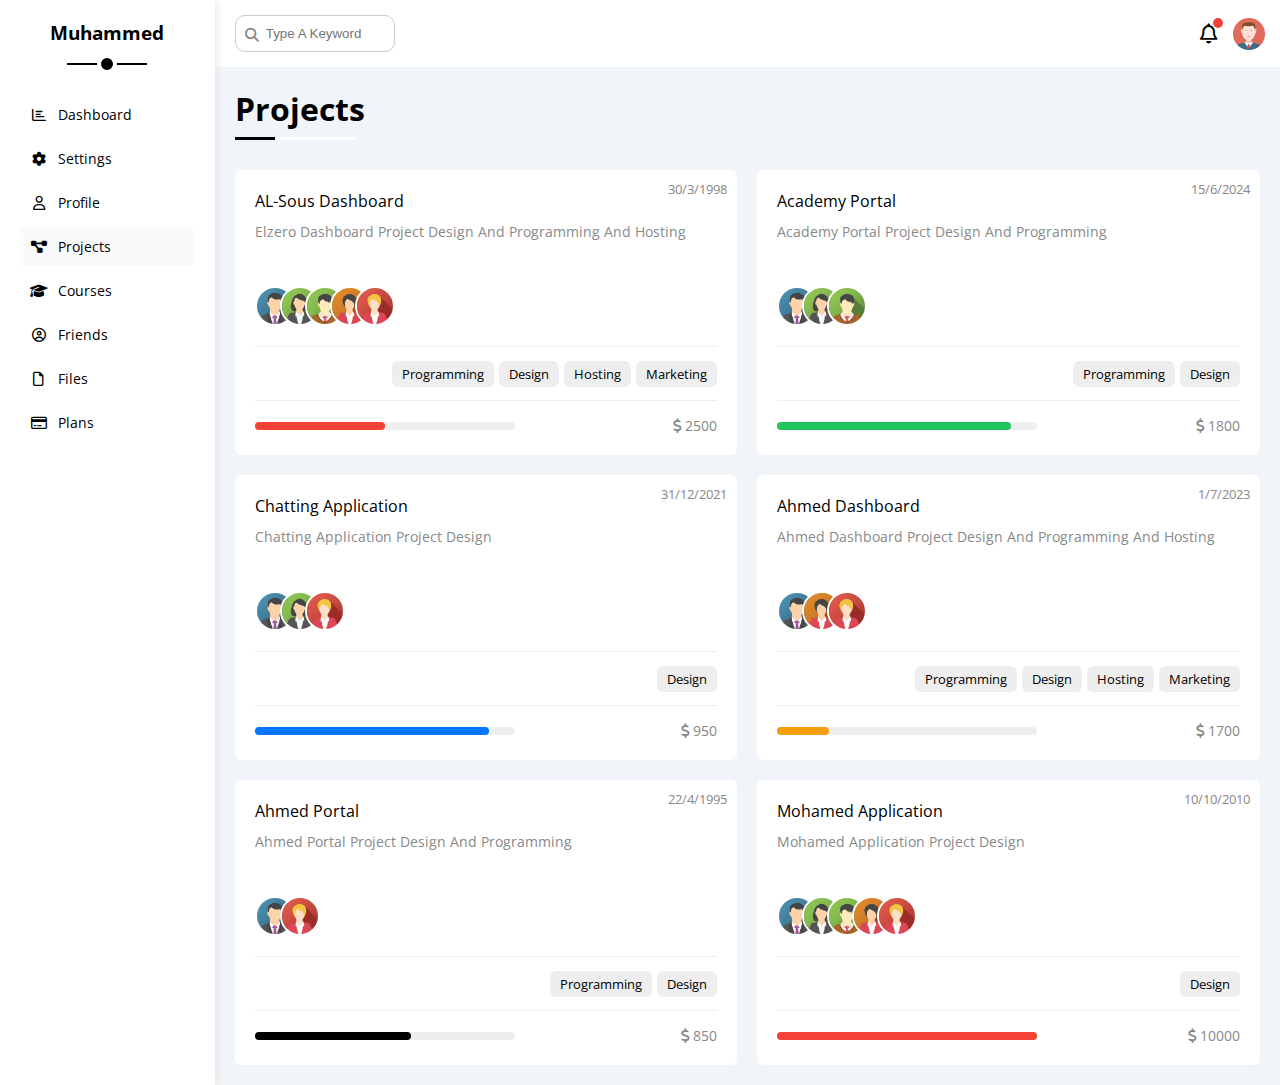
<file: projects.html>
<!DOCTYPE html>
<html lang="en">

<head>
    <meta charset="UTF-8">
    <meta name="viewport" content="width=device-width, initial-scale=1.0">
    <title>Projects</title>
    <!-- Font Awesome Library -->
    <link rel="stylesheet" href="css/all.min.css">
    <!-- Main Framework File -->
    <link rel="stylesheet" href="css/framework.css">
    <!-- Main Template Css File -->
    <link rel="stylesheet" href="css/master.css">
    <!-- Google Fonts -->
    <link rel="preconnect" href="https://fonts.googleapis.com" />
    <link rel="preconnect" href="https://fonts.gstatic.com" crossorigin />
    <link href="https://fonts.googleapis.com/css2?family=Open+Sans:wght@300;500&#038;display=swap" rel="stylesheet" />
</head>

<body>
    <div class="page d-flex ">
        <div class="sidebar p-20 bg-white p-relative">
            <h3 class="mt-0 text-c p-relative hide-mobile">Muhammed</h3>
            <ul>
                <li>
                    <a class="p-10 d-flex align-center c-black rad-6 fs-14" href="index.html">
                        <i class="fa-regular fa-chart-bar fa-fw"></i>
                        <span>Dashboard</span>
                    </a>
                </li>
                <li>
                    <a class="d-flex align-center fs-14 c-black rad-6 p-10" href="settings.html">
                        <i class="fa-solid fa-gear fa-fw"></i>
                        <span>Settings</span>
                    </a>
                </li>
                <li>
                    <a class="d-flex align-center fs-14 c-black rad-6 p-10" href="profile.html">
                        <i class="fa-regular fa-user fa-fw"></i>
                        <span>Profile</span>
                    </a>
                </li>
                <li>
                    <a class="active d-flex align-center fs-14 c-black rad-6 p-10" href="projects.html">
                        <i class="fa-solid fa-diagram-project fa-fw"></i>
                        <span>Projects</span>
                    </a>
                </li>
                <li>
                    <a class="d-flex align-center fs-14 c-black rad-6 p-10" href="courses.html">
                        <i class="fa-solid fa-graduation-cap fa-fw"></i>
                        <span>Courses</span>
                    </a>
                </li>
                <li>
                    <a class="d-flex align-center fs-14 c-black rad-6 p-10" href="friends.html">
                        <i class="fa-regular fa-circle-user fa-fw"></i>
                        <span>Friends</span>
                    </a>
                </li>
                <li>
                    <a class="d-flex align-center fs-14 c-black rad-6 p-10" href="files.html">
                        <i class="fa-regular fa-file fa-fw"></i>
                        <span>Files</span>
                    </a>
                </li>
                <li>
                    <a class="d-flex align-center fs-14 c-black rad-6 p-10" href="plans.html">
                        <i class="fa-regular fa-credit-card fa-fw"></i>
                        <span>Plans</span>
                    </a>
                </li>
            </ul>
        </div>
        <div class="content w-full">
            <!-- Start Head -->
            <div class="head bg-white p-15 between-flex">
                <div class="search p-relative">
                    <input class="p-10" type="search" placeholder="Type A Keyword">
                </div>
                <div class="icons d-flex align-center">
                    <span class="notification p-relative">
                        <i class="fa-regular fa-bell fa-lg"></i>
                    </span>
                    <img src="images/avatar.png">
                </div>
            </div>
            <!-- End Head -->
            <h1 class="p-relative">Projects</h1>
            <div class="projects-page d-grid gap-20 m-20">
                <div class="project p-20 rad-6 bg-white p-relative">
                    <span class="date c-grey fs-13">30/3/1998</span>
                    <h4 class="m-0 fw-normal">AL-Sous Dashboard</h4>
                    <p class="mt-10 mb-10 c-grey fs-14">Elzero Dashboard Project Design And Programming And Hosting</p>
                    <div class="team p-relative">
                        <a href="#"><img src="images/team-01.png" alt=""></a>
                        <a href="#"><img src="images/team-02.png" alt=""></a>
                        <a href="#"><img src="images/team-03.png" alt=""></a>
                        <a href="#"><img src="images/team-04.png" alt=""></a>
                        <a href="#"><img src="images/team-05.png" alt=""></a>
                    </div>
                    <ul class="do d-flex text-c-mobile">
                        <li><span class="fs-13 btn-shape bg-eee">Programming</span></li>
                        <li><span class="fs-13 btn-shape bg-eee">Design</span></li>
                        <li><span class="fs-13 btn-shape bg-eee">Hosting</span></li>
                        <li><span class="fs-13 btn-shape bg-eee">Marketing</span></li>
                    </ul>
                    <div class="info between-flex">
                        <div class="prog bg-eee rad-6">
                            <span class="bg-red rad-6" style="width:50%"></span>
                        </div>
                        <div class="fs-14 c-grey">
                            <i class="fa-solid fa-dollar-sign"></i>
                            2500
                        </div>
                    </div>
                </div>
                <div class="project p-20 rad-6 bg-white p-relative">
                    <span class="date c-grey fs-13">15/6/2024</span>
                    <h4 class="m-0 fw-normal">Academy Portal</h4>
                    <p class="mt-10 mb-10 c-grey fs-14">Academy Portal Project Design And Programming</p>
                    <div class="team p-relative">
                        <a href="#"><img src="images/team-01.png" alt=""></a>
                        <a href="#"><img src="images/team-02.png" alt=""></a>
                        <a href="#"><img src="images/team-03.png" alt=""></a>
                    </div>
                    <ul class="do d-flex text-c-mobile">
                        <li><span class="fs-13 btn-shape bg-eee">Programming</span></li>
                        <li><span class="fs-13 btn-shape bg-eee">Design</span></li>
                    </ul>
                    <div class="info between-flex">
                        <div class="prog bg-eee rad-6">
                            <span class="bg-green rad-6" style="width:90%"></span>
                        </div>
                        <div class="fs-14 c-grey">
                            <i class="fa-solid fa-dollar-sign"></i>
                            1800
                        </div>
                    </div>
                </div>
                <div class="project p-20 rad-6 bg-white p-relative">
                    <span class="date c-grey fs-13">31/12/2021</span>
                    <h4 class="m-0 fw-normal">Chatting Application</h4>
                    <p class="mt-10 mb-10 c-grey fs-14">Chatting Application Project Design</p>
                    <div class="team p-relative">
                        <a href="#"><img src="images/team-01.png" alt=""></a>
                        <a href="#"><img src="images/team-02.png" alt=""></a>
                        <a href="#"><img src="images/team-05.png" alt=""></a>
                    </div>
                    <ul class="do d-flex text-c-mobile">
                        <li><span class="fs-13 btn-shape bg-eee">Design</span></li>
                    </ul>
                    <div class="info between-flex">
                        <div class="prog bg-eee rad-6">
                            <span class="bg-blue rad-6" style="width:90%"></span>
                        </div>
                        <div class="fs-14 c-grey">
                            <i class="fa-solid fa-dollar-sign"></i>
                            950
                        </div>
                    </div>
                </div>
                <div class="project p-20 rad-6 bg-white p-relative">
                    <span class="date c-grey fs-13">1/7/2023</span>
                    <h4 class="m-0 fw-normal">Ahmed Dashboard</h4>
                    <p class="mt-10 mb-10 c-grey fs-14">Ahmed Dashboard Project Design And Programming And Hosting</p>
                    <div class="team p-relative">
                        <a href="#"><img src="images/team-01.png" alt=""></a>
                        <a href="#"><img src="images/team-04.png" alt=""></a>
                        <a href="#"><img src="images/team-05.png" alt=""></a>
                    </div>
                    <ul class="do d-flex text-c-mobile">
                        <li><span class="fs-13 btn-shape bg-eee">Programming</span></li>
                        <li><span class="fs-13 btn-shape bg-eee">Design</span></li>
                        <li><span class="fs-13 btn-shape bg-eee">Hosting</span></li>
                        <li><span class="fs-13 btn-shape bg-eee">Marketing</span></li>
                    </ul>
                    <div class="info between-flex">
                        <div class="prog bg-eee rad-6">
                            <span class="bg-orange rad-6" style="width:20%"></span>
                        </div>
                        <div class="fs-14 c-grey">
                            <i class="fa-solid fa-dollar-sign"></i>
                            1700
                        </div>
                    </div>
                </div>
                <div class="project p-20 rad-6 bg-white p-relative">
                    <span class="date c-grey fs-13">22/4/1995</span>
                    <h4 class="m-0 fw-normal">Ahmed Portal</h4>
                    <p class="mt-10 mb-10 c-grey fs-14">Ahmed Portal Project Design And Programming</p>
                    <div class="team p-relative">
                        <a href="#"><img src="images/team-01.png" alt=""></a>
                        <a href="#"><img src="images/team-05.png" alt=""></a>
                    </div>
                    <ul class="do d-flex text-c-mobile">
                        <li><span class="fs-13 btn-shape bg-eee">Programming</span></li>
                        <li><span class="fs-13 btn-shape bg-eee">Design</span></li>

                    </ul>
                    <div class="info between-flex">
                        <div class="prog bg-eee rad-6">
                            <span class="bg-black rad-6" style="width:60%"></span>
                        </div>
                        <div class="fs-14 c-grey">
                            <i class="fa-solid fa-dollar-sign"></i>
                            850
                        </div>
                    </div>
                </div>
                <div class="project p-20 rad-6 bg-white p-relative">
                    <span class="date c-grey fs-13">10/10/2010</span>
                    <h4 class="m-0 fw-normal">Mohamed Application</h4>
                    <p class="mt-10 mb-10 c-grey fs-14">Mohamed Application Project Design</p>
                    <div class="team p-relative">
                        <a href="#"><img src="images/team-01.png" alt=""></a>
                        <a href="#"><img src="images/team-02.png" alt=""></a>
                        <a href="#"><img src="images/team-03.png" alt=""></a>
                        <a href="#"><img src="images/team-04.png" alt=""></a>
                        <a href="#"><img src="images/team-05.png" alt=""></a>
                    </div>
                    <ul class="do d-flex text-c-mobile">
                        <li><span class="fs-13 btn-shape bg-eee">Design</span></li>
                    </ul>
                    <div class="info between-flex">
                        <div class="prog bg-eee rad-6">
                            <span class="bg-red rad-6" style="width:100%"></span>
                        </div>
                        <div class="fs-14 c-grey">
                            <i class="fa-solid fa-dollar-sign"></i>
                            10000
                        </div>
                    </div>
                </div>
            </div>
        </div>
</body>

</html>
</file>
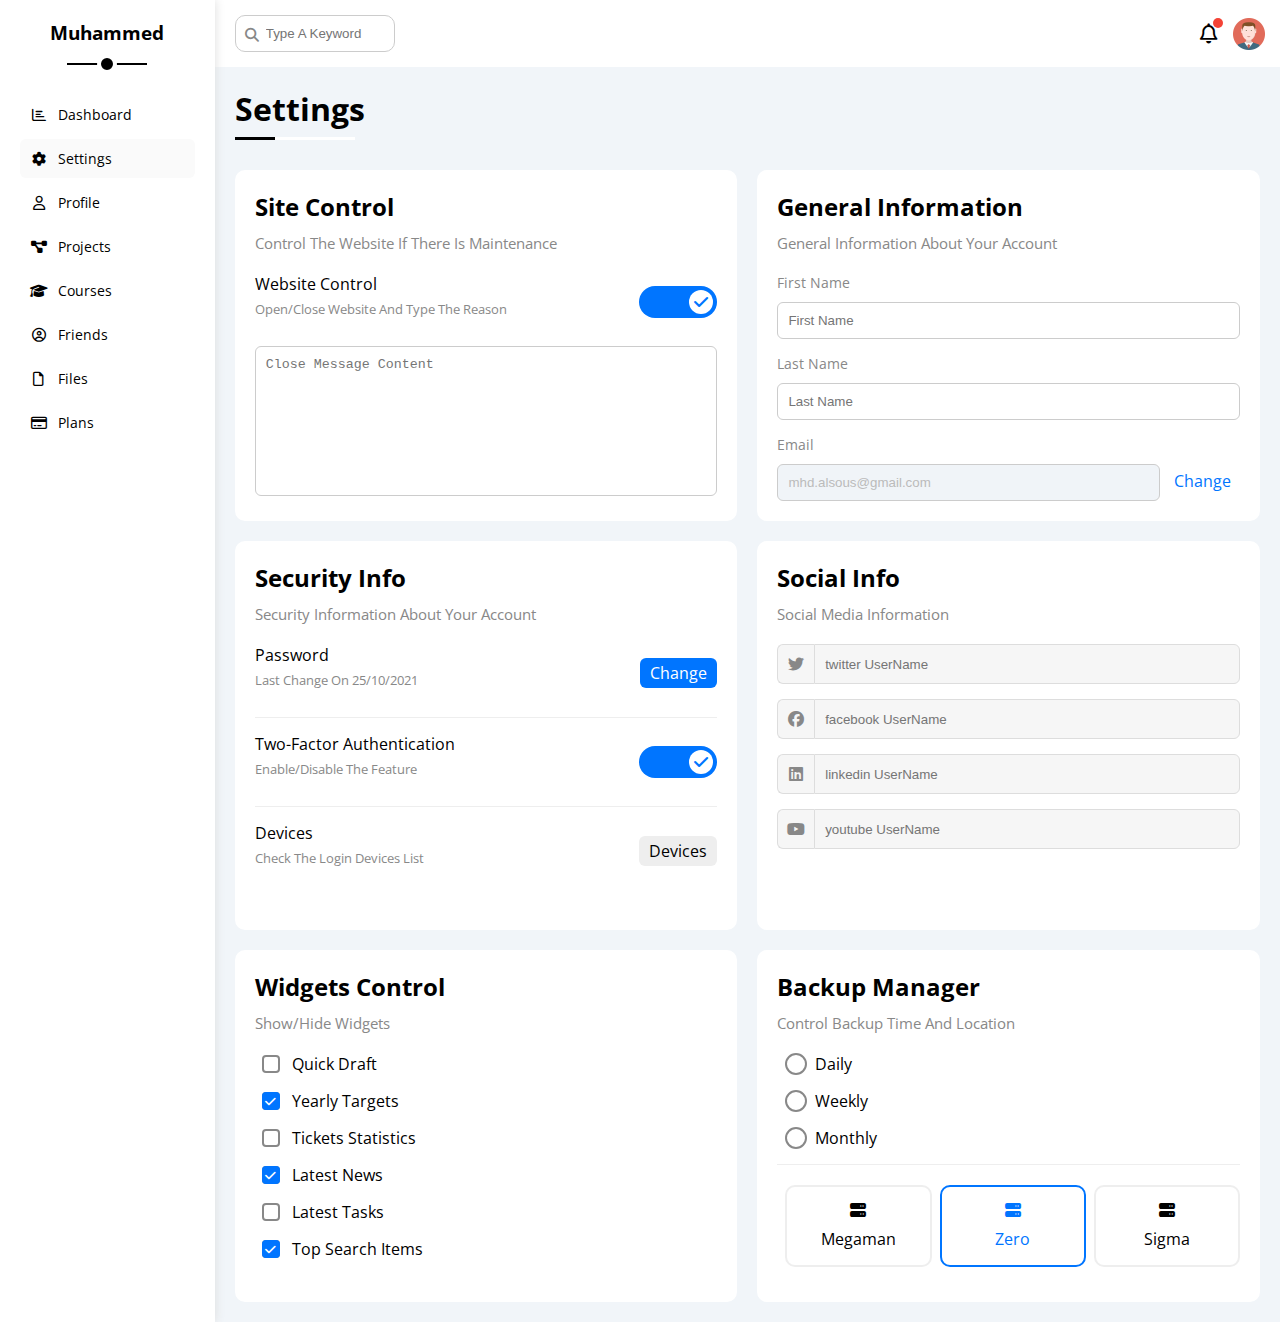
<file: settings.html>
<!DOCTYPE html>
<html lang="en">

<head>
    <meta charset="UTF-8">
    <meta name="viewport" content="width=device-width, initial-scale=1.0">
    <title>Settings</title>
    <!-- Font Awesome Library -->
    <link rel="stylesheet" href="css/all.min.css">
    <!-- Main Framework File -->
    <link rel="stylesheet" href="css/framework.css">
    <!-- Main Template Css File -->
    <link rel="stylesheet" href="css/master.css">
    <!-- Google Fonts -->
    <link rel="preconnect" href="https://fonts.googleapis.com" />
    <link rel="preconnect" href="https://fonts.gstatic.com" crossorigin />
    <link href="https://fonts.googleapis.com/css2?family=Open+Sans:wght@300;500&#038;display=swap" rel="stylesheet" />
</head>

<body>
    <div class="page d-flex ">
        <div class="sidebar p-20 bg-white p-relative">
            <h3 class="mt-0 text-c p-relative hide-mobile">Muhammed</h3>
            <ul>
                <li>
                    <a class="p-10 d-flex align-center c-black rad-6 fs-14" href="index.html">
                        <i class="fa-regular fa-chart-bar fa-fw"></i>
                        <span>Dashboard</span>
                    </a>
                </li>
                <li>
                    <a class="active d-flex align-center fs-14 c-black rad-6 p-10" href="settings.html">
                        <i class="fa-solid fa-gear fa-fw"></i>
                        <span>Settings</span>
                    </a>
                </li>
                <li>
                    <a class="d-flex align-center fs-14 c-black rad-6 p-10" href="profile.html">
                        <i class="fa-regular fa-user fa-fw"></i>
                        <span>Profile</span>
                    </a>
                </li>
                <li>
                    <a class="d-flex align-center fs-14 c-black rad-6 p-10" href="projects.html">
                        <i class="fa-solid fa-diagram-project fa-fw"></i>
                        <span>Projects</span>
                    </a>
                </li>
                <li>
                    <a class="d-flex align-center fs-14 c-black rad-6 p-10" href="courses.html">
                        <i class="fa-solid fa-graduation-cap fa-fw"></i>
                        <span>Courses</span>
                    </a>
                </li>
                <li>
                    <a class="d-flex align-center fs-14 c-black rad-6 p-10" href="friends.html">
                        <i class="fa-regular fa-circle-user fa-fw"></i>
                        <span>Friends</span>
                    </a>
                </li>
                <li>
                    <a class="d-flex align-center fs-14 c-black rad-6 p-10" href="files.html">
                        <i class="fa-regular fa-file fa-fw"></i>
                        <span>Files</span>
                    </a>
                </li>
                <li>
                    <a class="d-flex align-center fs-14 c-black rad-6 p-10" href="plans.html">
                        <i class="fa-regular fa-credit-card fa-fw"></i>
                        <span>Plans</span>
                    </a>
                </li>
            </ul>
        </div>
        <div class="content w-full">
            <!-- Start Head -->
            <div class="head bg-white p-15 between-flex">
                <div class="search p-relative">
                    <input class="p-10" type="search" placeholder="Type A Keyword">
                </div>
                <div class="icons d-flex align-center">
                    <span class="notification p-relative">
                        <i class="fa-regular fa-bell fa-lg"></i>
                    </span>
                    <img src="images/avatar.png">
                </div>
            </div>
            <!-- End Head -->
            <h1 class="p-relative">Settings</h1>
            <div class="settings-page d-grid gap-20 m-20">
                <!-- Start Site Control -->
                <div class="p-20 rad-10 bg-white">
                    <h2 class="mt-0 mb-10">Site Control</h2>
                    <p class="mt-0 mb-20 c-grey fs-15">Control The Website If There Is Maintenance</p>
                    <div class="between-flex mb-15">
                        <div>
                            <span class="">Website Control</span>
                            <p class="c-grey fs-13 mb-0 mt-5">Open/Close Website And Type The Reason</p>
                        </div>
                        <div>
                            <label>
                                <input class="toggle-checkbox" type="checkbox" checked>
                                <div class="toggle-switch"></div>
                            </label>
                        </div>
                    </div>
                    <textarea class="close-message p-10 rad-6 w-full d-block"
                        placeholder="Close Message Content"></textarea>
                </div>
                <!-- End Site Control -->

                <!-- Start General Information -->
                <div class="p-20 rad-10 bg-white">
                    <h2 class="mt-0 mb-10">General Information</h2>
                    <p class="mt-0 mb-20 c-grey fs-15">General Information About Your Account</p>
                    <div class="mb-15">
                        <label class="fs-14 c-grey d-block mb-10" for="First">First Name</label>
                        <input type="text" class="d-block w-full border-ccc p-10 rad-6" placeholder="First Name"
                            id="First">
                    </div>
                    <div class="mb-15">
                        <label class="fs-14 c-grey d-block mb-10" for="Last">Last Name</label>
                        <input type="text" class="d-block w-full border-ccc p-10 rad-6" placeholder="Last Name"
                            id="Last">
                    </div>
                    <div>
                        <label class="fs-14 c-grey d-block mb-10" for="Email">Email</label>
                        <input type="text" class="email d-block w-full border-ccc p-10 rad-6 mr-10"
                            value="mhd.alsous@gmail.com" id="Email" disabled>
                        <a href="#" class="c-blue">Change</a>
                    </div>
                </div>
                <!-- End General Information -->

                <!-- Start Security Info -->

                <div class="p-20 rad-10 bg-white">
                    <h2 class="mt-0 mb-10">Security Info</h2>
                    <p class="mt-0 mb-20 c-grey fs-15">Security Information About Your Account</p>
                    <div class="mb-15">
                        <div class="sec-box mb-15 between-flex">
                            <div>
                                <span>Password</span>
                                <p class="c-grey fs-13 mt-5 mb-0">Last Change On 25/10/2021</p>
                            </div>
                            <a class="button btn-shape bg-blue c-white" href="#">Change</a>
                        </div>
                        <div class="sec-box mb-15 between-flex">
                            <div>
                                <span>Two-Factor Authentication</span>
                                <p class="mt-5 mb-0 c-grey fs-13">Enable/Disable The Feature</p>
                            </div>
                            <div>
                                <label>
                                    <input class="toggle-checkbox" type="checkbox" checked>
                                    <div class="toggle-switch"></div>
                                </label>
                            </div>
                        </div>
                        <div class="sec-box between-flex">
                            <div>
                                <span>Devices</span>
                                <p class="c-grey fs-13 mt-5 mb-0">Check The Login Devices List</p>
                            </div>
                            <a class="btn-shape bg-eee c-black" href="#">Devices</a>
                        </div>
                    </div>
                </div>
                <!-- End Security Info -->


                <!-- Start Social Info -->

                <div class="social-boxes p-20 rad-10 bg-white">
                    <h2 class="mt-0 mb-10">Social Info</h2>
                    <p class="mt-0 mb-20 c-grey fs-15">Social Media Information</p>
                    <div class="mb-15 d-flex align-center">
                        <i class="twitter fa-brands fa-twitter center-flex c-grey"></i>
                        <input class="w-full" type="text" placeholder="twitter UserName">
                    </div>
                    <div class="mb-15 d-flex align-center">
                        <i class="facebook fa-brands fa-facebook center-flex c-grey"></i>
                        <input class="w-full" type="text" placeholder="facebook UserName">
                    </div>
                    <div class="mb-15 d-flex align-center">
                        <i class="linkedin fa-brands fa-linkedin center-flex c-grey"></i>
                        <input class="w-full" type="text" placeholder="linkedin UserName">
                    </div>
                    <div class=" d-flex align-center">
                        <i class="youtube fa-brands fa-youtube center-flex c-grey"></i>
                        <input class="w-full" type="text" placeholder="youtube UserName">
                    </div>
                </div>
                <!-- End Social Info -->

                <!-- Start Widgets Control -->
                <div class="Widgets-Control p-20 rad-10 bg-white">
                    <h2 class="mt-0 mb-10">Widgets Control</h2>
                    <p class="mt-0 mb-20 c-grey fs-15">Show/Hide Widgets</p>
                    <div class="control d-flex align-center mb-15">
                        <input type="checkbox" id="one">
                        <label for="one">Quick Draft</label>
                    </div>
                    <div class="control d-flex align-center mb-15">
                        <input type="checkbox" id="two" checked>
                        <label for="two">Yearly Targets</label>
                    </div>
                    <div class="control d-flex align-center mb-15">
                        <input type="checkbox" id="three">
                        <label for="three">Tickets Statistics</label>
                    </div>
                    <div class="control d-flex align-center mb-15">
                        <input type="checkbox" id="four" checked>
                        <label for="four">Latest News</label>
                    </div>
                    <div class="control d-flex align-center mb-15">
                        <input type="checkbox" id="five">
                        <label for="five">Latest Tasks</label>
                    </div>
                    <div class="control d-flex align-center">
                        <input type="checkbox" id="six" checked>
                        <label for="six">Top Search Items</label>
                    </div>
                </div>

                <!-- End Widgets Control -->

                <!-- Start Backup Manager -->

                <div class="backup-control p-20 rad-10 bg-white">
                    <h2 class="mt-0 mb-10">Backup Manager</h2>
                    <p class="mt-0 mb-20 c-grey fs-15">Control Backup Time And Location</p>
                    <div class="date d-flex align-center mb-15">
                        <input type="radio" name="time" id="daily">
                        <label for="daily">Daily</label>
                    </div>
                    <div class="date d-flex align-center mb-15">
                        <input type="radio" name="time" id="weekly">
                        <label for="weekly">Weekly</label>
                    </div>
                    <div class="date d-flex align-center mb-15">
                        <input type="radio" name="time" id="monthly">
                        <label for="monthly">Monthly</label>
                    </div>
                    <div class="servers d-flex align-center text-c">
                        <input type="radio" name="servers" id="server-one">
                        <div class="server w-full rad-10 mb-15">
                            <label for="server-one" class="d-block m-15">
                                <i class="fa-solid fa-server d-block mb-10"></i>
                                Megaman
                            </label>
                        </div>

                        <input type="radio" name="servers" id="server-two" checked>
                        <div class="server w-full rad-10 mb-15">
                            <label for="server-two" class="d-block m-15">
                                <i class="fa-solid fa-server d-block mb-10"></i>
                                Zero
                            </label>
                        </div>

                        <input type="radio" name="servers" id="server-three">
                        <div class="server mb-15 w-full rad-10">
                            <label for="server-three" class="d-block m-15">
                                <i class="fa-solid fa-server d-block mb-10"></i>
                                Sigma
                            </label>
                        </div>
                    </div>
                </div>
                <!-- End Backup Manager -->
            </div>
        </div>
</body>

</html>
</file>
<file: css/framework.css>
:root {
    --blue-color: #0075ff;
    --blue-alt-color: #0d69d5;
    --orange-color: #f59e0b;
    --green-color: #22c55e;
    --red-color: #f44336;
    --grey-color: #888;
    --main-transition: 0.3s;
}

/* Start Box */

.d-flex {
    display: flex;
}

.f-wrap {
    flex-wrap: wrap;
}

.align-center {
    align-items: center;
}

.space-between {
    justify-content: space-between;
}

.f-grow {
    flex-grow: 1;
}

.d-grid {
    display: grid;
}

.gap-20 {
    gap: 20px;
}

.d-block {
    display: block;
}

@media (max-width:767px) {
    .block-mobile {
        display: block;
    }

    .hide-mobile {
        display: none;
    }
}

/* End Box */

/* Start Padding + Margin */

.p-10 {
    padding: 10px;
}

.p-15 {
    padding: 15px;
}

.p-20 {
    padding: 20px;
}

.pt-10 {
    padding-top: 10px;
}

.pt-15 {
    padding-top: 15px;
}

.pt-20 {
    padding-top: 20px;
}

.pb-15 {
    padding-bottom: 15px;
}

.pb-20 {
    padding-bottom: 20px;
}

.pl-15 {
    padding-left: 15px;
}

.m-0 {
    margin: 0;
}

.m-15 {
    margin: 15px;
}

.m-20 {
    margin: 20px;
}

.mt-0 {
    margin-top: 0;
}

.mt-5 {
    margin-top: 5px;
}

.mt-10 {
    margin-top: 10px;
}

.mt-15 {
    margin-top: 15px;
}

.mt-20 {
    margin-top: 20px;
}

.mt-25 {
    margin-top: 25px;
}

.mr-10 {
    margin-right: 10px;
}

.mr-15 {
    margin-right: 15px;
}

.mb-5 {
    margin-bottom: 5px;
}

.mb-10 {
    margin-bottom: 10px;
}

.mb-15 {
    margin-bottom: 15px;
}

.mb-20 {
    margin-bottom: 20px;
}

.mb-25 {
    margin-bottom: 25px;
}

.ml-5 {
    margin-left: 5px;
}

/* End Padding + Margin */

/* Start Color */
.bg-white {
    background-color: white;
}

.bg-eee {
    background-color: #eee;
}

.bg-blue {
    background-color: var(--blue-color);
}

.bg-orange {
    background-color: var(--orange-color);
}

.bg-green {
    background-color: var(--green-color);
}

.bg-red {
    background-color: var(--red-color);
}

.bg-black {
    background-color: black;
}

.c-black {
    color: black;
}

.c-grey {
    color: var(--grey-color);
}

.c-white {
    color: white;
}

.c-blue {
    color: var(--blue-color);
}

.c-orange {
    color: var(--orange-color);
}

.c-green {
    color: var(--green-color);
}

.c-red {
    color: var(--red-color);
}

/* End Color */

/* Start Font */
.fs-13 {
    font-size: 13px;
}

.fs-14 {
    font-size: 14px;
}

.fs-15 {
    font-size: 15px;
}

.fs-16 {
    font-size: 16px;
}

.fs-25 {
    font-size: 25px;
}

.fw-bold {
    font-weight: bold;
}

.fw-normal {
    font-weight: normal;
}

.text-c {
    text-align: center;
}

.text-l {
    text-align: left;
}

@media (max-width:767px) {
    .text-c-mobile {
        text-align: center;
    }
}

/* End Font */

/* Start Border */

.b-none {
    border: none;
}

.rad-6 {
    border-radius: 6px;
}

.rad-10 {
    border-radius: 10px;
}

.rad-half {
    border-radius: 50%;
}

.border-ccc {
    border: 1px solid #ccc;
}

.border-eee {
    border: 1px solid #eee;
}

/* End Border */

/* Start position */

.p-relative {
    position: relative;
}

.p-absolute {
    position: absolute;
}

/* End position */

/* Start Width + height  */

.w-full {
    width: 100%;
}

.w-fit {
    width: fit-content;
}

.w-100 {
    width: 100px
}

.h-100 {
    height: 100px;
}

.h-full {
    height: 100%;
}

/* End Width + height  */

/* Start Components */

.center-flex {
    display: flex;
    justify-content: center;
    align-items: center;
}

.between-flex {
    display: flex;
    justify-content: space-between;
    align-items: center;
}

.btn-shape {
    padding: 4px 10px;
    border-radius: 6px;
}

/* End Components */
</file>
<file: css/master.css>
:root {
    --blue-color: #0075ff;
    --blue-alt-color: #0d69d5;
    --orange-color: #f59e0b;
    --green-color: #22c55e;
    --red-color: #f44336;
    --grey-color: #888;
    --main-transition: 0.3s;
}

* {
    box-sizing: border-box;
    -webkit-box-sizing: border-box;
    -moz-box-sizing: border-box;
}

*:focus {
    outline: none;
}

body {
    font-family: "Open Sans", sans-serif;
    margin: 0;
}

ul {
    list-style: none;
    padding: 0;
}

a {
    text-decoration: none;
}

::-webkit-scrollbar {
    width: 15px;
}

::-webkit-scrollbar-track {
    background-color: white;
}

::-webkit-scrollbar-thumb {
    background-color: var(--blue-color);
}

::-webkit-scrollbar-thumb:hover {
    background-color: var(--blue-alt-color);
}

/* Start Components */
.toggle-checkbox {
    -webkit-appearance: none;
    appearance: none;
    display: none;
}

.toggle-switch {
    position: relative;
    background-color: #ccc;
    width: 78px;
    height: 32px;
    border-radius: 16px;
    /* border 16px because height is 32px  / 2  = 16px */
    cursor: pointer;
    transition: var(--main-transition);
}

.toggle-switch::before {
    font-family: var(--fa-style-family-classic);
    content: "\f00d";
    font-weight: 900;
    position: absolute;
    background-color: white;
    color: #aaa;
    width: 24px;
    height: 24px;
    border-radius: 50%;
    display: flex;
    align-items: center;
    justify-content: center;
    top: 4px;
    /* height .toggle-switch  is 32px and height ( before ) is 24px => 32px-24px = 8px =>> 4px right & 4px left  */
    left: 4px;
    transition: var(--main-transition);
}

.toggle-checkbox:checked+.toggle-switch {
    background-color: var(--blue-color);
}

.toggle-checkbox:checked+.toggle-switch::before {
    left: 50px;
    /* width .toggle-switch is 78px - 24px width .toggle-switch = 54px - 4px left = 50px */
    color: var(--blue-color);
    content: "\f00c";
}

/* <label>
<input class="toggle-checkbox" type="checkbox">
<div class="toggle-switch"></div>
</label> */

/* End Components */

.page {
    min-height: 100vh;
    background-color: #f1f5f9;
}

/* Start Sidebar */

.sidebar {
    width: 250px;
    box-shadow: 0 0 10px #ddd;
    -webkit-box-shadow: 0 0 10px #ddd;
    -moz-box-shadow: 0 0 10px #ddd;
}

.sidebar>h3 {
    margin-bottom: 50px;
}

@media (min-width:768px) {

    .sidebar>h3::before,
    .sidebar>h3::after {
        content: "";
        background-color: black;
        position: absolute;
        transform: translateX(-50%);
        left: 50%;
    }

    .sidebar>h3::before {
        bottom: -20px;
        width: 80px;
        height: 2px;
    }

    .sidebar>h3::after {
        width: 12px;
        height: 12px;
        border-radius: 50%;
        bottom: -29px;
        border: 4px solid white;
    }
}

.sidebar ul li a {
    margin-bottom: 5px;
    transition: var(--main-transition);
}

.sidebar ul li a span {
    margin-left: 10px;
}

@media (max-width:767px) {
    .sidebar {
        width: 58px;
        padding: 10px;
    }

    .sidebar>h3 {
        font-size: 13px;
        margin-bottom: 15px;
    }

    .sidebar ul li a span {
        display: none;
    }
}

.sidebar ul li a:hover,
.sidebar ul li a.active {
    background-color: #fafafa;
}

/* End Sidebar */


/* Start Content */

.content {
    overflow: hidden;
}

.content .head .search::before {
    font-family: var(--fa-style-family-classic);
    content: "\f002";
    font-weight: 900;
    color: var(--grey-color);
    position: absolute;
    left: 15px;
    top: 50%;
    transform: translateY(-50%);
    font-size: 14px;
}

.content .head .search input {
    padding-left: 30px;
    margin-left: 5px;
    border: 1px solid #ccc;
    border-radius: 10px;
    width: 160px;
    transition: width var(--main-transition);
}

.content .head .search input:focus {
    width: 200px;
}

.content .head .search input::placeholder {
    transition: opacity 1s;
}

.content .head .search input:focus::placeholder {
    opacity: 0;
}

.content .icons .notification::before {
    content: "";
    width: 10px;
    height: 10px;
    border-radius: 50%;
    background-color: var(--red-color);
    position: absolute;
    top: -5px;
    right: -5px;
}

.content .icons img {
    width: 32px;
    height: 32px;
    margin-left: 15px;
}

.content h1 {
    margin: 20px 20px 40px;
}

.content h1::before,
.content h1::after {
    content: "";
    position: absolute;
    height: 3px;
    left: 0;
    bottom: -10px;
}

.content h1::before {
    background-color: white;
    width: 120px;
}

.content h1::after {
    background-color: black;
    width: 40px;
}

.content .wrapper {
    grid-template-columns: repeat(auto-fill, minmax(450px, 1fr));
    margin: 0px 20px 20px;
}

@media (max-width:767px) {
    .content .wrapper {
        grid-template-columns: minmax(200px, 1fr);
        margin: 0px 10px 10px;
        gap: 10px;
    }
}

/* Start Welcome Widget */

.welcome {
    overflow: hidden;
}

.welcome .intro img {
    width: 200px;
    margin-bottom: -10px;
}

@media (max-width:767px) {
    .welcome .intro {
        padding-bottom: 30px;
    }
}

.welcome .avatar {
    width: 64px;
    height: 64px;
    border-radius: 50%;
    margin-left: 20px;
    margin-top: -32px;
    padding: 2px;
    border: 2px solid white;
    box-shadow: 0 0 5px #ddd;
}

@media (max-width:767px) {
    .welcome .avatar {
        margin-left: 0;
    }
}

.welcome .body {
    border-top: 1px solid #eee;
    border-bottom: 1px solid #eee;
}

.welcome .body>div {
    flex: 1;
}

@media (max-width:767px) {
    .welcome .body>div:not(:last-child) {
        margin-bottom: 20px;
    }
}

.welcome .visit {
    margin: 0 15px 15px auto;
    transition: var(--main-transition);
}

.welcome .visit:hover {
    background-color: var(--blue-alt-color);
}

/* End Welcome Widget */

/* Start Quick Draft Widget */
.quick-draft textarea {
    resize: none;
    min-height: 180px;
}

.quick-draft .save {
    margin-left: auto;
    transition: var(--main-transition);
    cursor: pointer;
}

.quick-draft .save:hover {
    background-color: var(--blue-alt-color);
}

/* End Quick Draft Widget */

/* Start Targets */
.targets .target-row .icon {
    width: 80px;
    height: 80px;
    margin-right: 15px;
}

.targets .target-row .details {
    flex: 1;
}

.targets .target-row .progress {
    height: 4px;
}

.targets .target-row .progress>span {
    position: absolute;
    top: 0;
    left: 0;
    height: 100%;
}

.targets .target-row .progress>span span {
    position: absolute;
    bottom: 16px;
    right: -16px;
    color: white;
    border-radius: 6px;
    padding: 2px 5px;
    font-size: 12px;
}

.targets .target-row .progress>span span::after {
    content: "";
    position: absolute;
    left: 50%;
    bottom: -10px;
    transform: translateX(-50%);
    border-color: transparent;
    border-width: 5px;
    border-style: solid;

}

.targets .target-row .progress>.blue span::after {
    border-top-color: var(--blue-color);
}

.targets .target-row .progress>.orange span::after {
    border-top-color: var(--orange-color);
}

.targets .target-row .progress>.green span::after {
    border-top-color: var(--green-color);
}

.blue .icon,
.blue .progress {
    background-color: rgb(0 117 255 / 20%);
}

.orange .icon,
.orange .progress {
    background-color: rgb(245 158 11 / 20%);
}

.green .icon,
.green .progress {
    background-color: rgb(34 197 94 / 20%);
}

/* End Targets */

/* Start Tickets */
.tickets .box {
    border: 1px solid #ccc;
    width: calc(50% - 10px);
    /* العشرة بيكسل هنا هي عبارة عن 20 غاب يعني 10 من ع يمين العنصر و 10 من على يساره  */
}

@media (max-width:767px) {
    .tickets .box {
        width: 100%;
    }
}

/* End Tickets */

/* Start Latest News */

.latest-news .news-row:not(:last-of-type) {
    border-bottom: 1px solid #eee;
}

@media(max-width:767px) {
    .latest-news .news-row {
        flex-direction: column;
        gap: 15px;
    }

    /* OR */

    /* .latest-news .news-row {
        display: block;
    }

    .latest-news .news-row .label {
        margin: 10px auto;
        width: fit-content;
    } */
}

/* End Latest News */

/* Start Latest Tasks */
.latest-tasks .task-row:not(:last-of-type) {
    border-bottom: 1px solid #eee;
}

.latest-tasks .done {
    opacity: 0.3;
}

.latest-tasks .done h3,
.latest-tasks .done p {
    text-decoration: line-through;
}

.latest-tasks .delete {
    cursor: pointer;
    transition: var(--main-transition);
}

.latest-tasks .delete:hover {
    color: var(--red-color);
}

/* End Latest Tasks */

/* Start Top Search */

.search-items .items:not(:last-of-type) {
    border-bottom: 1px solid #eee;
}

/* End Top Search */

/* Start Latest Uploads */

.Latest-uploads .latest-items:not(:last-of-type) {
    border-bottom: 1px solid #eee;
    margin-bottom: 10px;
}

.Latest-uploads .latest-items img {
    width: 40px;
    height: 40px;
    margin-right: 10px;
}

/* End Latest Uploads */

/* Start Latest Project */
.Last-Project ul::before {
    content: "";
    position: absolute;
    height: 100%;
    width: 2px;
    left: 11px;
    background-color: var(--blue-color);
}

.Last-Project ul li:before {
    content: "";
    width: 20px;
    height: 20px;
    border-radius: 50%;
    background-color: white;
    border: 2px solid white;
    outline: 2px solid var(--blue-color);
    margin-right: 15px;
    z-index: 1;
}

.Last-Project ul li.done::before {
    background-color: var(--blue-color);
}

.Last-Project ul li.current::before {
    animation: change-color 0.8s infinite alternate;
    /* في حال لم نضع الترنيت هنا فانه سيومض بسرعة كبيرة ولن يفي بالمطلوب */
}

/* Start Animation */
@keyframes change-color {
    from {
        background-color: var(--blue-color);
    }

    to {
        background-color: white;
    }
}

/* End Animation */

.Last-Project img {
    position: absolute;
    width: 170px;
    height: 170px;
    bottom: 0;
    right: 0;
    opacity: 0.5;
}

@media (max-width:395px) {
    .Last-Project ul {
        font-size: 12px;
    }

    .Last-Project ul::before {
        height: 90%;
    }
}

@media (max-width:767px) {
    .Last-Project img {
        display: none;
    }
}

/* End Latest Project */

/* Start Reminder Widget */
.reminders ul li .key {
    width: 15px;
    height: 15px;
}

.reminders ul li>.blue {
    border-left: 2px solid var(--blue-color);
}

.reminders ul li>.green {
    border-left: 2px solid var(--green-color);
}

.reminders ul li>.orange {
    border-left: 2px solid var(--orange-color);
}

.reminders ul li>.red {
    border-left: 2px solid var(--red-color);
}

/* End Reminder Widget */

/* Start Latest Post */

.latest-post .top .avatar {
    width: 48px;
    height: 48px;
    margin-right: 15px;
}

.latest-post .post-content {
    text-transform: capitalize;
    line-height: 1.8;
    min-height: 140px;
    border-top: 1px solid #eee;
    border-bottom: 1px solid #eee;
}

/* End Latest Post */

/* Start Social Media  */
.social-media .box {
    padding-left: 70px;
    overflow: hidden;
}

.social-media .box i {
    position: absolute;
    top: 0;
    left: 0;
    width: 52px;
    transition: var(--main-transition);
}

.social-media .box i:hover {
    transform: rotate(5deg);
}

.social-media .twitter {
    background-color: rgb(29 161 242 / 20%);
    color: #1da1f2;
}

.social-media .twitter i,
.social-media .twitter a {
    background-color: #1da1f2;
}

.social-media .facebook {
    background-color: rgb(24 119 242 / 20%);
    color: #1877f2;
}

.social-media .facebook i,
.social-media .facebook a {
    background-color: #1877f2;
}

.social-media .youtube {
    background-color: rgb(255 0 0 / 20%);
    color: #ff0000;
}

.social-media .youtube i,
.social-media .youtube a {
    background-color: #ff0000;
}

.social-media .linkedin {
    background-color: rgb(10 102 194 / 20%);
    color: #0a66c2;
}

.social-media .linkedin i,
.social-media .linkedin a {
    background-color: #0a66c2;
}

/* End Social Media  */

/* Start Projects Table */
.projects .responsive-table {
    overflow-x: auto;
}

.projects table {
    min-width: 1000px;
    border-spacing: 0;
    text-align: center;
}

.projects table td {
    padding: 15px;
}

.projects table thead td {
    background-color: #eee;
    font-weight: bold;
}

.projects table tbody td {
    border-bottom: 1px solid #eee;
    border-left: 1px solid #eee;
    transition: var(--main-transition);
}

.projects table tbody tr td:last-child {
    border-right: 1px solid #eee;
}

.projects table tbody tr:hover td {
    background-color: #faf7f7;
}

.projects table img {
    width: 32px;
    height: 32px;
    border-radius: 50%;
    padding: 2px;
    background-color: white;
}

.projects table img:not(:first-child) {
    margin-left: -20px;
}

.projects table .label {
    font-size: 13px;
}

/* End Projects Table */

/* --------------------------------------------------------- */

/* Start Settings */

.settings-page {
    grid-template-columns: repeat(auto-fill, minmax(500px, 1fr));
}

@media (max-width:767px) {
    .settings-page {
        grid-template-columns: minmax(100px, 1fr);
        gap: 10px;
        margin-left: 10px;
        margin-right: 10px;
    }
}

/* Strat Site Control */

.settings-page .close-message {
    min-height: 150px;
    resize: none;
    border: 1px solid #ccc;
}

/* End Site Control */

/* Start General Info */

.settings-page .email {
    display: inline-flex;
    width: calc(100% - 80px);
}

.settings-page :disabled {
    background-color: #f0f4f8;
    color: #bbb;
    cursor: no-drop;
}

/* End General Info */

/* Start Security Info */
.settings-page .sec-box {
    padding-bottom: 15px;
}

.settings-page .sec-box:not(:last-of-type) {
    border-bottom: 1px solid #eee;
}

.sec-box .button {
    transition: var(--main-transition);
}

.sec-box .button:hover {
    background-color: var(--blue-alt-color);
}

/* End Security Info */


/* Start Social Info */
.settings-page .social-boxes i {
    width: 40px;
    height: 40px;
    background-color: #f6f6f6;
    border: 1px solid #ddd;
    border-radius: 6px 0 0 6px;
    border-right: none;
    transition: var(--main-transition);
}

.settings-page .social-boxes input {
    height: 40px;
    border: 1px solid #ddd;
    border-radius: 0 6px 6px 0;
    padding-left: 10px;
    background-color: #f6f6f6;
    transition: var(--main-transition);
}

.settings-page .social-boxes>div:focus-within i.twitter {
    color: #1da1f2;
}

.settings-page .social-boxes input[placeholder="twitter UserName"] {
    caret-color: #1da1f2;
}

.settings-page .social-boxes>div:focus-within i.facebook {
    color: #1877f2;
}

.settings-page .social-boxes input[placeholder="facebook UserName"] {
    caret-color: #1877f2;
}

.settings-page .social-boxes>div:focus-within i.linkedin {
    color: #0a66c2;
}

.settings-page .social-boxes input[placeholder="linkedin UserName"] {
    caret-color: #0a66c2;
}

.settings-page .social-boxes>div:focus-within i.youtube {
    color: #ff0000;
}

.settings-page .social-boxes input[placeholder="youtube UserName"] {
    caret-color: #ff0000;
}

/* End Social Info */

/* Start Widgets Control */

.settings-page .Widgets-Control .control input[type="checkbox"] {
    -webkit-appearance: none;
    appearance: none;
}

.settings-page .Widgets-Control .control label {
    padding-left: 30px;
    position: relative;
    cursor: pointer;
}

.settings-page .Widgets-Control .control label::before {
    content: "";
    position: absolute;
    top: 50%;
    left: 0;
    border: 2px solid var(--grey-color);
    border-radius: 4px;
    height: 14px;
    width: 14px;
    margin-top: -9px;
    /* height the before is 18px / 2 = 9px I want to move it up. ==> -9px */
}

.settings-page .Widgets-Control .control label:hover::before {
    border-color: var(--blue-alt-color);
}

.settings-page .Widgets-Control .control label::after {
    font-family: var(--fa-style-family-classic);
    content: "\f00c";
    font-weight: 900;
    position: absolute;
    top: 50%;
    left: 0;
    color: white;
    background-color: var(--blue-color);
    border-radius: 4px;
    width: 18px;
    height: 18px;
    margin-top: -9px;
    font-size: 12px;
    display: flex;
    justify-content: center;
    align-items: center;
    transform: scale(0) rotate(1turn);
    transition: var(--main-transition);
}

.settings-page .Widgets-Control .control input[type="checkbox"]:checked+label::after {
    transform: scale(1);
}

/* End Widgets Control */

/* Start Backup Manager */

.settings-page .backup-control input[type="radio"] {
    -webkit-appearance: none;
    appearance: none;
}

.settings-page .backup-control .date label {
    padding-left: 30px;
    position: relative;
    cursor: pointer;
}

.settings-page .backup-control .date label:before {
    content: "";
    position: absolute;
    top: 50%;
    left: 0;
    width: 18px;
    height: 18px;
    border: 2px solid var(--grey-color);
    margin-top: -11px;
    /* height before is 22px (18px height + 4px border) / 2 = 11px I want to move it up ==> -11px */
    border-radius: 50%;
}

.settings-page .backup-control .date label::after {
    content: "";
    position: absolute;
    /* height + width before is 22px - height + width after 12px = 10px ==> left 5px & top 5px */
    top: 5px;
    left: 5px;
    background-color: var(--blue-color);
    width: 12px;
    height: 12px;
    border-radius: 50%;
    transition: var(--main-transition);
    transform: scale(0);
}

.settings-page .backup-control .date input[type="radio"]:checked+label::before {
    border-color: var(--blue-color);
}

.settings-page .backup-control .date input[type="radio"]:checked+label::after {
    transform: scale(1);
}

.settings-page .servers {
    border-top: 1px solid #eee;
    padding-top: 20px;
}

@media (max-width:767px) {
    .settings-page .servers {
        flex-wrap: wrap;
    }
}

.settings-page .servers .server {
    border: 2px solid #eee;
}

.settings-page .servers .server label {
    cursor: pointer;
}

.settings-page .servers input[type="radio"]:checked+.server {
    border-color: var(--blue-color);
    color: var(--blue-color);
}

/* End Backup Manager */
/* End Settings */
/* --------------------------------------------------------- */

/* Start profile page */

@media (max-width:767px) {
    .profile-page .overview {
        flex-direction: column;
    }
}

.profile-page .overview .avatar-box {
    width: 300px;
}

@media (min-width:768px) {
    .profile-page .overview .avatar-box {
        border-right: 1px solid #eee;
    }
}

.profile-page .overview img {
    width: 120px;
    height: 120px;
}

.profile-page .overview .level {
    height: 6px;
    margin: auto;
    width: 70%;
    overflow: hidden;
}

.profile-page .overview .level span {
    position: absolute;
    left: 0;
    top: 0;
    height: 100%;
    border-radius: 6px;
    background-color: var(--blue-color);
}

.profile-page .overview .info-box .box {
    flex-wrap: wrap;
    border-bottom: 1px solid #eee;
    transition: var(--main-transition);
}

.profile-page .overview .info-box .box:hover {
    background-color: #f9f9f9;
}

.profile-page .overview .info-box .box>div {
    min-width: 250px;
    padding: 10px 0 0;
}

.profile-page .info-box .toggle-switch {
    height: 20px;
    /* height all div = 30px but 10px padding top => 30px total height - 10px padding top = 20px just height  */
}

.profile-page .info-box .toggle-switch::before {
    width: 12px;
    height: 12px;
    /* 20px height - 8px top & bottom = 12px  */
    font-size: 8px;
}

.profile-page .info-box .toggle-checkbox:checked+.toggle-switch::before {
    left: 62px;
    /* 78px width - 12px = 66px - 4px left = 62px */
}

@media (max-width: 767px) {

    /* For center toggle */
    .profile-page .info-box .toggle-switch {
        margin: auto;
    }
}

@media (max-width:767px) {
    .profile-page .other-data {
        flex-direction: column;
    }
}

.profile-page .other-data .skills-card {
    flex-grow: 1;
}

.profile-page .other-data .skills-card ul li {
    padding: 15px 0;
}

.profile-page .other-data .skills-card ul li:not(:last-child) {
    border-bottom: 1px solid #eee;
}

.profile-page .other-data .skills-card ul li span {
    display: inline-flex;
    font-size: 14px;
    padding: 4px 10px;
    background-color: #eee;
    border-radius: 6px;
}

.profile-page .other-data .skills-card ul li span:not(:last-child) {
    margin-right: 5px;
}

.profile-page .other-data .activities {
    flex-grow: 2;
}

@media (max-width:767px) {
    .profile-page .other-data .activities .activity {
        flex-direction: column;
    }
}

.profile-page .activities .activity:not(:last-of-type) {
    border-bottom: 1px solid #eee;
    margin-bottom: 20px;
    padding-bottom: 20px;
}

.profile-page .activities .activity img {
    width: 64px;
    height: 64px;
    margin-right: 15px;
}

@media (max-width:767px) {
    .profile-page .activities .activity img {
        margin: 0 0 15px;
    }
}

.profile-page .activities .activity .date {
    margin-left: auto;
    text-align: center;
}

@media (max-width:767px) {
    .profile-page .activities .activity .date {
        margin: 15px auto;
        text-align: center;
    }
}

/* End profile page */
/* --------------------------------------------------------- */

/* Start Projects Page */
.projects-page {
    grid-template-columns: repeat(auto-fill, minmax(500px, 1fr));
}

@media (max-width:767px) {
    .projects-page {
        grid-template-columns: minmax(200px, 1fr);
        gap: 10px;
        margin-left: 10px;
        margin-right: 10px;
    }
}

.projects-page .date {
    position: absolute;
    top: 10px;
    right: 10px;
}

.projects-page .team {
    min-height: 80px;
}

.projects-page .team a {
    position: absolute;
    left: 0;
    bottom: 0;
}

.projects-page .team a:nth-child(2) {
    left: 25px;
}

.projects-page .team a:nth-child(3) {
    left: 50px;
}

.projects-page .team a:nth-child(4) {
    left: 75px;
}

.projects-page .team a:nth-child(5) {
    left: 100px;
}

.projects-page .team a:hover {
    z-index: 1000;
}

.projects-page .team a>img {
    width: 40px;
    height: 40px;
    border-radius: 50%;
    border: 2px solid white;
}

.projects-page .do {
    justify-content: flex-end;
    border-top: 1px solid #eee;
    padding-top: 15px;
    margin-top: 15px;
}

@media (max-width:767px) {
    .projects-page .do {
        flex-direction: column;
    }

    .projects-page .do li:not(:last-child) {
        margin-bottom: 15px;
    }
}

.projects-page .do li {
    margin-left: 5px;
}

.projects-page .info {
    border-top: 1px solid #eee;
    padding-top: 15px;
    margin-top: 15px;
}

@media (max-width:767px) {
    .projects-page .info {
        flex-direction: column;
    }
}

.projects-page .info .prog {
    position: relative;
    height: 8px;
    width: 260px;
}

@media (max-width:767px) {
    .projects-page .info .prog {
        margin-bottom: 15px;
    }
}

.projects-page .info .prog span {
    position: absolute;
    left: 0;
    top: 0;
    height: 100%;
}

/* End Projects Page */
/* --------------------------------------------------------- */

/* Start Courses Page */
.courses-page {
    grid-template-columns: repeat(auto-fill, minmax(300px, 1fr));
}

@media (max-width:767px) {
    .courses-page {
        grid-template-columns: minmax(200px, 1fr);
        margin-right: 10px;
        margin-left: 10px;
        gap: 10px;
    }
}

.courses-page .course {
    overflow: hidden;
}

.courses-page .course .cover {
    max-width: 100%;
}

.courses-page .course .instructor {
    position: absolute;
    width: 64px;
    height: 64px;
    border-radius: 50%;
    border: 2px solid white;
    top: 20px;
    left: 20px;
}

.courses-page .course .description {
    line-height: 1.6;
}

.courses-page .course .info {
    border-top: 1px solid #eee;
}

.courses-page .course .info .title {
    position: absolute;
    left: 50%;
    top: -14px;
    /* لتوسيط العنصر جعلنا له ارتفاع 27 و البوردر 1 بيكسل يعني 28 بيكسل نصفها 14*/
    height: 27px;
    transform: translateX(-50%);
}

/* End Courses Page */
/* --------------------------------------------------------- */

/* Start Friends Page */
.friends-page {
    grid-template-columns: repeat(auto-fill, minmax(300px, 1fr));
}

@media (max-width:767px) {
    .friends-page {
        grid-template-columns: minmax(200px, 1fr);
        margin-left: 10px;
        margin-right: 10px;
        gap: 10px;
    }
}

.friends-page .contact {
    position: absolute;
    top: 10px;
    left: 10px;
}

.friends-page .contact i {
    background-color: #eee;
    padding: 10px;
    border-radius: 50%;
    font-size: 13px;
    color: #666;
    cursor: pointer;
    transition: var(--main-transition);
}

.friends-page .contact i:hover {
    background-color: var(--blue-color);
    color: white;
}

.friends-page .friend .icons {
    border-top: 1px solid #eee;
    border-bottom: 1px solid #eee;
    margin-top: 15px;
    margin-bottom: 15px;
    padding-top: 15px;
    padding-bottom: 15px;
}

.friends-page .friend .icons i {
    margin-right: 5px;
}

.friends-page .friend .icons .vip {
    position: absolute;
    right: 0;
    top: 50%;
    transform: translateY(-50%);
    font-size: 40px;
    opacity: 0.2;
}

/* End Friends Page */
/* --------------------------------------------------------- */

/* Start Files Page */
.files-page {
    flex-direction: row-reverse;
    /* لجعل الاحصائيات على اليمين و الفايلات على اليسار */
    align-items: flex-start;
    /* في حال عدم وجودها سيكون هناك ستريتش بقسم الاحصائيات على طول الصفحة */
}

@media (max-width:767px) {
    .files-page {
        flex-direction: column;
        align-items: normal;
        /* في حال عدم وجودها ستكون العناصر على اليسار يعني في البداية كما هو في الشاشات الكبير*/
    }
}

.files-page .files-stats {
    min-width: 260px;
}

.files-page .files-stats .icon {
    width: 40px;
    height: 40px;
    margin-right: 10px;
}

.files-page .files-stats .size {
    margin-left: auto;
}

.files-page .files-stats .blue {
    background-color: rgb(0 117 255 / 20%);
}

.files-page .files-stats .green {
    background-color: rgb(34 197 94 / 20%);
}

.files-page .files-stats .red {
    background-color: rgb(244 67 54 / 20%);
}

.files-page .files-stats .orange {
    background-color: rgb(245 158 11 / 20%);
}

.files-page .files-stats .upload {
    margin: 15px auto 0;
    padding: 10px 15px;
    transition: var(--main-transition);
}

.files-page .files-stats .upload:hover {
    background-color: var(--blue-alt-color);
}

.files-page .files-stats .upload:hover i {
    animation: go-up 0.8s infinite;
}

/* Start Animation go-up */
@keyframes go-up {

    0%,
    100% {
        transform: translateY(0);
    }

    50% {
        transform: translateY(-5px);
    }
}

.files-page .files-content {
    grid-template-columns: repeat(auto-fill, minmax(200px, 1fr));
    flex: 1;
    /* في حال عدم وجودها فالعناصر ستكون تحت بعضها وليس بقرب بعضها */
}

.files-page .files-content .file img {
    width: 64px;
    height: 64px;
    transition: var(--main-transition);
}

.files-page .files-content .file:hover img {
    transform: rotate(5deg);
}

.files-page .files-content .file .info {
    border-top: 1px solid #eee;
}

/* End Animation go-up */

/* End Files Page */
/* --------------------------------------------------------- */

/* Start Plans Page */
.plans-page {
    grid-template-columns: repeat(auto-fill, minmax(450px, 1fr));
}

@media (max-width:767px) {
    .plans-page {
        grid-template-columns: minmax(250px, 1fr);
        margin-left: 10px;
        margin-right: 10px;
        gap: 10px;
    }
}

.plans-page .plan .top {
    border: 3px solid white;
    outline: 3px solid transparent;
}

.plans-page .plan.green .top {
    outline-color: var(--green-color);
}

.plans-page .plan.blue .top {
    outline-color: var(--blue-color);
}

.plans-page .plan.orange .top {
    outline-color: var(--orange-color);
}

.plans-page .plan .top .price {
    position: relative;
    font-size: 40px;
    width: fit-content;
    /* في حال عدم وجودها ستذهب ال$ الى آخر المحتوى ولن تكون قريبة من المبلغ*/
    margin: auto;
}

.plans-page .plan .top .price span {
    position: absolute;
    left: -20px;
    top: 0;
    font-size: 25px;
}

.plans-page .plan ul li {
    padding: 15px 0;
    font-size: 15px;
    display: flex;
    align-items: center;
    border-bottom: 1px solid #eee;
}

.plans-page .plan ul li .yes {
    color: var(--green-color);
}

.plans-page .plan ul li i:not(.yes, .help) {
    color: var(--red-color);
}

.plans-page .plan ul li i:first-child {
    font-size: 18px;
    margin-right: 5px;
}

.plans-page .plan ul li .help {
    color: var(--grey-color);
    margin-left: auto;
    cursor: pointer;
}

.plans-page .plan a {
    margin: 10px auto 0px;
    padding: 10px 30px;
}

/* End Plans Page */
/* --------------------------------------------------------- */

/* End Content */
</file>
